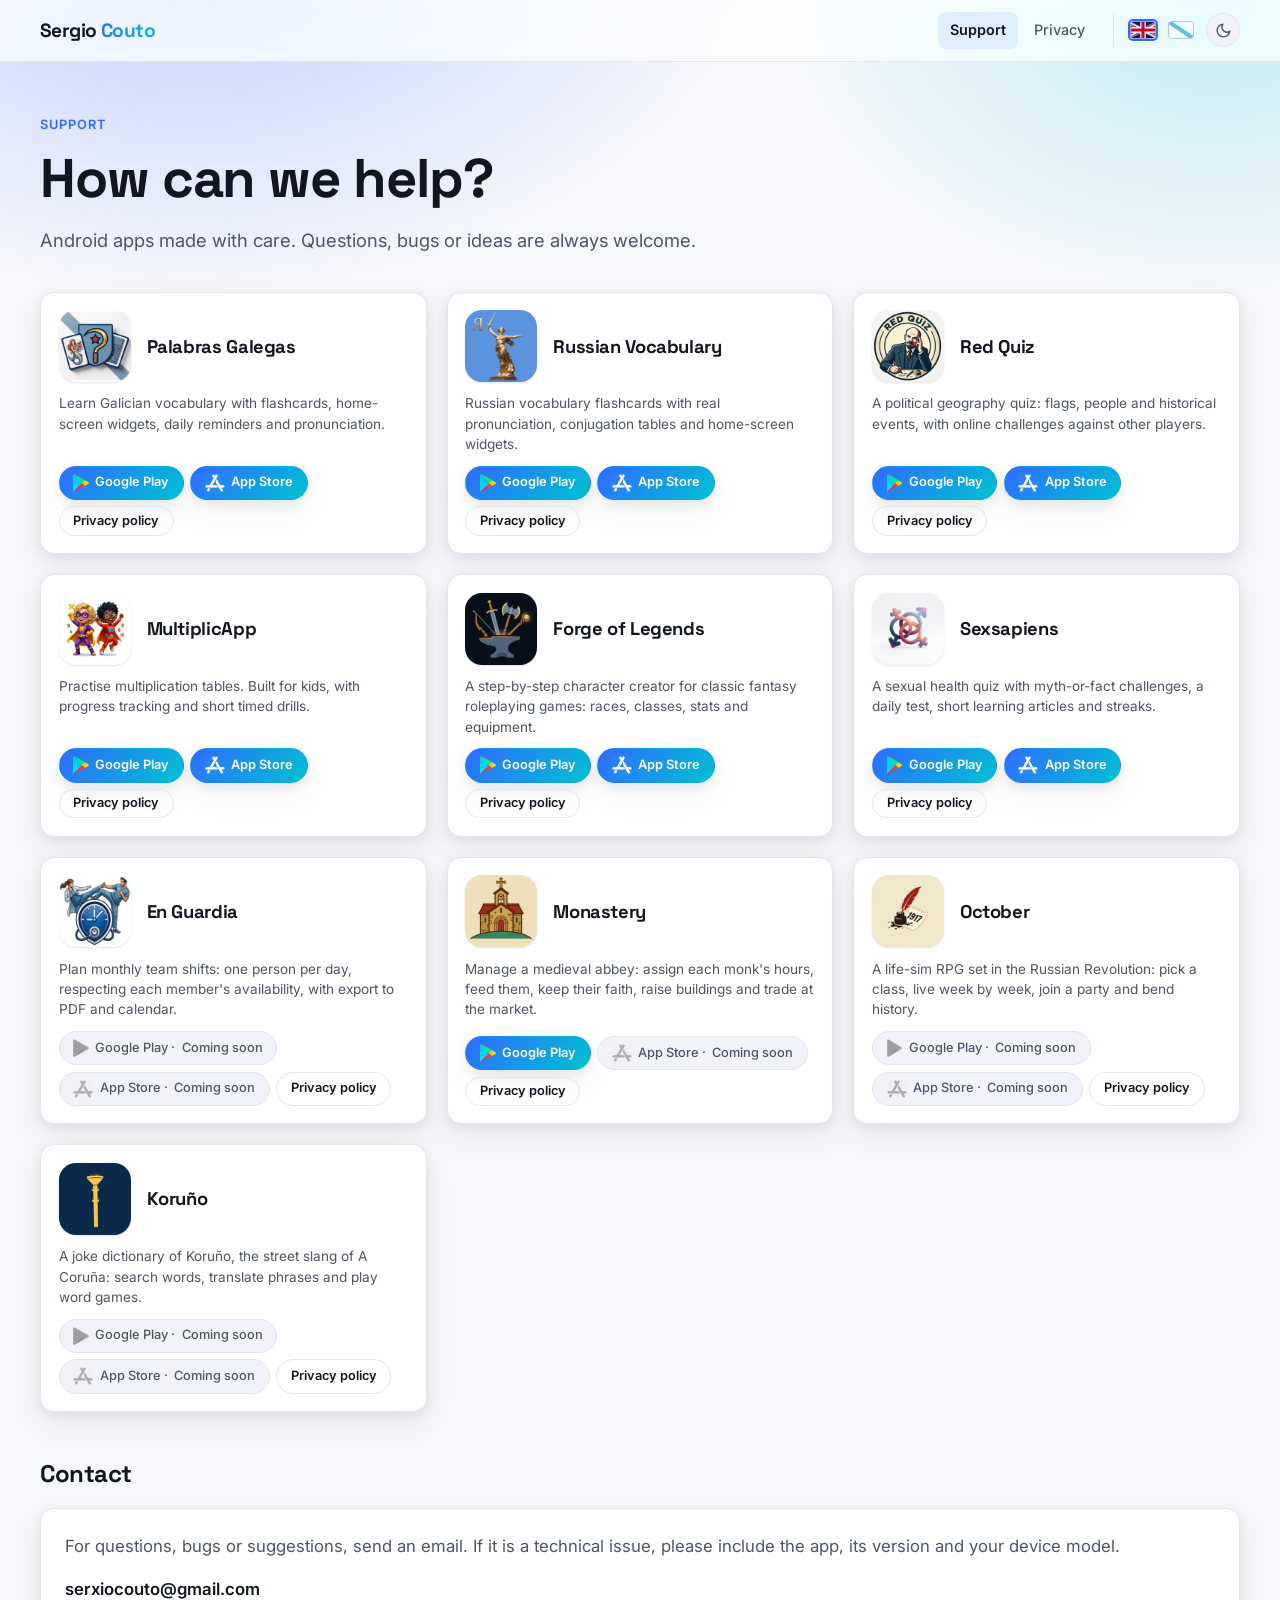
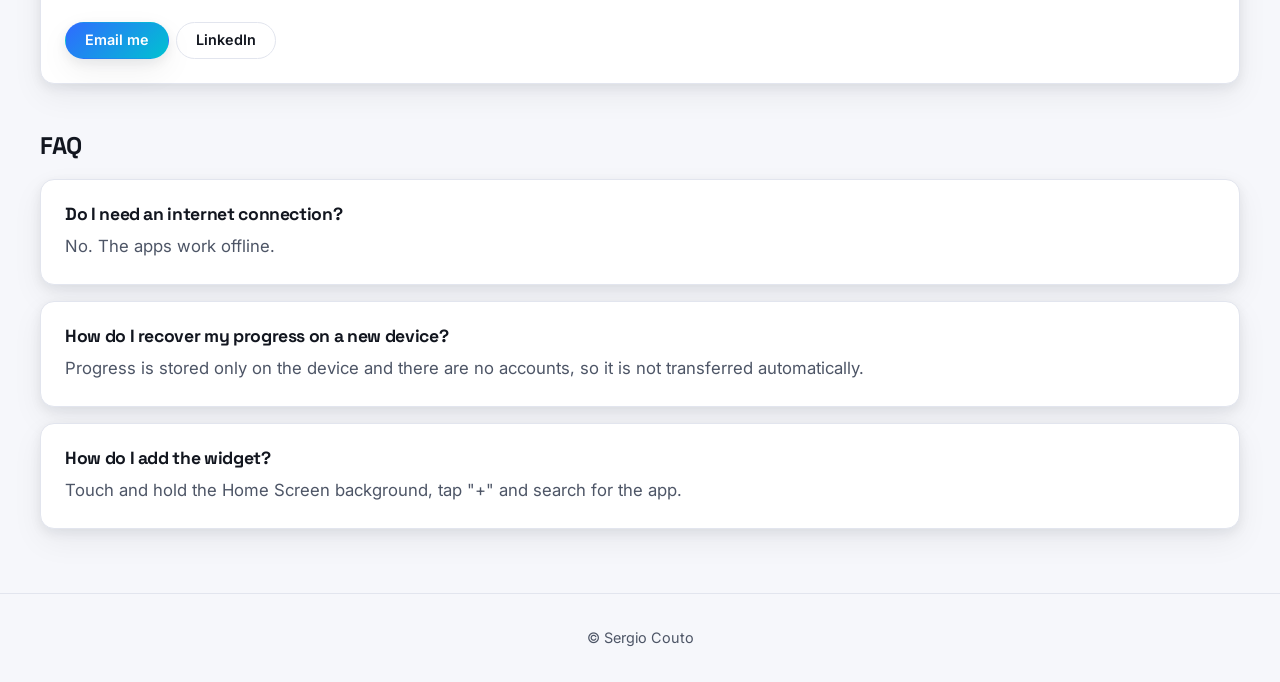
<file: index.html>
<!doctype html>
<html lang="en"><head><meta charset="utf-8"><meta name="viewport" content="width=device-width,initial-scale=1">
<title>Support · Sergio Couto</title>
<meta name="description" content="Support for Palabras Galegas, Russian Vocabulary, Red Quiz, MultiplicApp, Forge of Legends, Sexsapiens, En Guardia, Monastery, October and Koruño.">
<meta name="theme-color" content="#2f6bff">
<script>(function(){var t=null;try{t=localStorage.getItem("theme");}catch(e){}if(t==="dark"||t==="light"){document.documentElement.dataset.theme=t;}})();</script>
<link rel="preconnect" href="https://fonts.googleapis.com"><link rel="preconnect" href="https://fonts.gstatic.com" crossorigin>
<link rel="stylesheet" href="https://fonts.googleapis.com/css2?family=Inter:wght@400;500;600&family=Space+Grotesk:wght@600;700&display=swap">
<link rel="stylesheet" href="style.css">
<script src="app.js" defer></script>
</head><body>
<header class="site-header"><div class="header-inner">
<a class="wordmark" href="index.html">Sergio <span>Couto</span></a>
<nav>
<a href="index.html" aria-current="page" data-i18n="navSupport">Support</a>
<a href="privacy.html" data-i18n="navPrivacy">Privacy</a>
</nav>
<div class="controls">
<div class="lang" role="group" data-i18n-aria="langLabel" aria-label="Language">
<button type="button" data-lang="en" aria-pressed="false" aria-label="English"><img src="images/uk.png" alt="English" width="26" height="18"></button>
<button type="button" data-lang="gl" aria-pressed="false" aria-label="Galego"><img src="images/gz.png" alt="Galego" width="26" height="18"></button>
</div>
<button type="button" class="theme" data-i18n-aria="themeLabel" aria-label="Switch between light and dark theme">
<svg class="moon" viewBox="0 0 24 24" fill="none" stroke="currentColor" stroke-width="2" stroke-linecap="round" stroke-linejoin="round" aria-hidden="true"><path d="M21 12.79A9 9 0 1 1 11.21 3 7 7 0 0 0 21 12.79z"/></svg>
<svg class="sun" viewBox="0 0 24 24" fill="none" stroke="currentColor" stroke-width="2" stroke-linecap="round" stroke-linejoin="round" aria-hidden="true"><circle cx="12" cy="12" r="4"/><path d="M12 2v2M12 20v2M4.93 4.93l1.41 1.41M17.66 17.66l1.41 1.41M2 12h2M20 12h2M6.34 17.66l-1.41 1.41M19.07 4.93l-1.41 1.41"/></svg>
</button></div></div></header>
<main>
<span class="eyebrow" data-i18n="sEyebrow">Support</span>
<h1 data-i18n="sTitle">How can we help?</h1>
<p class="lead" data-i18n="sLead">Android apps made with care. Questions, bugs or ideas are always welcome.</p>
<div class="apps">
<article class="app"><div class="app-head"><img src="images/galician.png" alt="" width="56" height="56"><h3>Palabras Galegas</h3></div>
<p data-i18n="dGal">Learn Galician vocabulary with flashcards, home-screen widgets, daily reminders and pronunciation.</p>
<div class="stores"><a class="btn btn--primary" href="https://play.google.com/store/apps/details?id=com.cards.galician" target="_blank" rel="noopener noreferrer"><img class="store-ico" src="images/google-play.png" alt="" aria-hidden="true">Google Play</a><a class="btn btn--primary" href="https://apps.apple.com/app/id6819353500" target="_blank" rel="noopener noreferrer"><img class="store-ico" src="images/app-store.png" alt="" aria-hidden="true">App Store</a><a class="btn btn--ghost" href="privacy-palabras-galegas.html" data-i18n="btnPriv">Privacy policy</a></div></article>
<article class="app"><div class="app-head"><img src="images/russian.png" alt="" width="56" height="56"><h3 data-i18n="nRus">Russian Vocabulary</h3></div>
<p data-i18n="dRus">Russian vocabulary flashcards with real pronunciation, conjugation tables and home-screen widgets.</p>
<div class="stores"><a class="btn btn--primary" href="https://play.google.com/store/apps/details?id=com.russian.vocabulary" target="_blank" rel="noopener noreferrer"><img class="store-ico" src="images/google-play.png" alt="" aria-hidden="true">Google Play</a><a class="btn btn--primary" href="https://apps.apple.com/app/id6819598535" target="_blank" rel="noopener noreferrer"><img class="store-ico" src="images/app-store.png" alt="" aria-hidden="true">App Store</a><a class="btn btn--ghost" href="privacy-vocabulario-ruso.html" data-i18n="btnPriv">Privacy policy</a></div></article>
<article class="app"><div class="app-head"><img src="images/redquiz.png" alt="" width="56" height="56"><h3 data-i18n="nRed">Red Quiz</h3></div>
<p data-i18n="dRed">A political geography quiz: flags, people and historical events, with online challenges against other players.</p>
<div class="stores"><a class="btn btn--primary" href="https://play.google.com/store/apps/details?id=com.redquiz" target="_blank" rel="noopener noreferrer"><img class="store-ico" src="images/google-play.png" alt="" aria-hidden="true">Google Play</a><a class="btn btn--primary" href="https://apps.apple.com/app/id6819597743" target="_blank" rel="noopener noreferrer"><img class="store-ico" src="images/app-store.png" alt="" aria-hidden="true">App Store</a><a class="btn btn--ghost" href="privacy-red-quiz.html" data-i18n="btnPriv">Privacy policy</a></div></article>
<article class="app"><div class="app-head"><img src="images/multiplica.png" alt="" width="56" height="56"><h3>MultiplicApp</h3></div>
<p data-i18n="dMul">Practise multiplication tables. Built for kids, with progress tracking and short timed drills.</p>
<div class="stores"><a class="btn btn--primary" href="https://play.google.com/store/apps/details?id=com.aprende.multiplica" target="_blank" rel="noopener noreferrer"><img class="store-ico" src="images/google-play.png" alt="" aria-hidden="true">Google Play</a><a class="btn btn--primary" href="https://apps.apple.com/app/id6820930374" target="_blank" rel="noopener noreferrer"><img class="store-ico" src="images/app-store.png" alt="" aria-hidden="true">App Store</a><a class="btn btn--ghost" href="privacy-multiplicapp.html" data-i18n="btnPriv">Privacy policy</a></div></article>
<article class="app"><div class="app-head"><img src="images/forxarpg.png" alt="" width="56" height="56"><h3 data-i18n="nFor">Forge of Legends</h3></div>
<p data-i18n="dFor">A step-by-step character creator for classic fantasy roleplaying games: races, classes, stats and equipment.</p>
<div class="stores"><a class="btn btn--primary" href="https://play.google.com/store/apps/details?id=com.forja.rpg" target="_blank" rel="noopener noreferrer"><img class="store-ico" src="images/google-play.png" alt="" aria-hidden="true">Google Play</a><a class="btn btn--primary" href="https://apps.apple.com/app/id6824268364" target="_blank" rel="noopener noreferrer"><img class="store-ico" src="images/app-store.png" alt="" aria-hidden="true">App Store</a><a class="btn btn--ghost" href="privacy-forxa-de-lendas.html" data-i18n="btnPriv">Privacy policy</a></div></article>
<article class="app"><div class="app-head"><img src="images/sexsapiens.png" alt="" width="56" height="56"><h3>Sexsapiens</h3></div>
<p data-i18n="dSex">A sexual health quiz with myth-or-fact challenges, a daily test, short learning articles and streaks.</p>
<div class="stores"><a class="btn btn--primary" href="https://play.google.com/store/apps/details?id=com.sexsapiens" target="_blank" rel="noopener noreferrer"><img class="store-ico" src="images/google-play.png" alt="" aria-hidden="true">Google Play</a><a class="btn btn--primary" href="https://apps.apple.com/app/id6820930297" target="_blank" rel="noopener noreferrer"><img class="store-ico" src="images/app-store.png" alt="" aria-hidden="true">App Store</a><a class="btn btn--ghost" href="privacy-sexsapiens.html" data-i18n="btnPriv">Privacy policy</a></div></article>
<article class="app"><div class="app-head"><img src="images/enguardia.png" alt="" width="56" height="56"><h3>En Guardia</h3></div>
<p data-i18n="dEng">Plan monthly team shifts: one person per day, respecting each member's availability, with export to PDF and calendar.</p>
<div class="stores"><span class="btn btn--soon" aria-disabled="true"><img class="store-ico" src="images/google-play.png" alt="" aria-hidden="true">Google Play · <span data-i18n="soon">Coming soon</span></span><span class="btn btn--soon" aria-disabled="true"><img class="store-ico" src="images/app-store.png" alt="" aria-hidden="true">App Store · <span data-i18n="soon">Coming soon</span></span><a class="btn btn--ghost" href="privacy-en-guardia.html" data-i18n="btnPriv">Privacy policy</a></div></article>
<article class="app"><div class="app-head"><img src="images/mosteiro.png" alt="" width="56" height="56"><h3 data-i18n="nMos">Monastery</h3></div>
<p data-i18n="dMos">Manage a medieval abbey: assign each monk's hours, feed them, keep their faith, raise buildings and trade at the market.</p>
<div class="stores"><a class="btn btn--primary" href="https://play.google.com/store/apps/details?id=com.scouto.monastery" target="_blank" rel="noopener noreferrer"><img class="store-ico" src="images/google-play.png" alt="" aria-hidden="true">Google Play</a><span class="btn btn--soon" aria-disabled="true"><img class="store-ico" src="images/app-store.png" alt="" aria-hidden="true">App Store · <span data-i18n="soon">Coming soon</span></span><a class="btn btn--ghost" href="privacy-mosteiro.html" data-i18n="btnPriv">Privacy policy</a></div></article>
<article class="app"><div class="app-head"><img src="images/outubro.png" alt="" width="56" height="56"><h3 data-i18n="nOut">October</h3></div>
<p data-i18n="dOut">A life-sim RPG set in the Russian Revolution: pick a class, live week by week, join a party and bend history.</p>
<div class="stores"><span class="btn btn--soon" aria-disabled="true"><img class="store-ico" src="images/google-play.png" alt="" aria-hidden="true">Google Play · <span data-i18n="soon">Coming soon</span></span><span class="btn btn--soon" aria-disabled="true"><img class="store-ico" src="images/app-store.png" alt="" aria-hidden="true">App Store · <span data-i18n="soon">Coming soon</span></span><a class="btn btn--ghost" href="privacy-outubro.html" data-i18n="btnPriv">Privacy policy</a></div></article>
<article class="app"><div class="app-head"><img src="images/koruno.png" alt="" width="56" height="56"><h3>Koruño</h3></div>
<p data-i18n="dKor">A joke dictionary of Koruño, the street slang of A Coruña: search words, translate phrases and play word games.</p>
<div class="stores"><span class="btn btn--soon" aria-disabled="true"><img class="store-ico" src="images/google-play.png" alt="" aria-hidden="true">Google Play · <span data-i18n="soon">Coming soon</span></span><span class="btn btn--soon" aria-disabled="true"><img class="store-ico" src="images/app-store.png" alt="" aria-hidden="true">App Store · <span data-i18n="soon">Coming soon</span></span><a class="btn btn--ghost" href="privacy-koruno.html" data-i18n="btnPriv">Privacy policy</a></div></article>
</div>
<h2 data-i18n="sContactTitle">Contact</h2>
<div class="card"><p data-i18n="sContactText">For questions, bugs or suggestions, send an email. If it is a technical issue, please include the app, its version and your device model.</p>
<p class="mail">serxiocouto@gmail.com</p>
<div class="stores"><a class="btn btn--primary" href="mailto:serxiocouto@gmail.com" data-i18n="sContactBtn">Email me</a><a class="btn btn--ghost" href="https://www.linkedin.com/in/sergiocoutocatoira" target="_blank" rel="noopener noreferrer">LinkedIn</a></div></div>
<h2 data-i18n="sFaqTitle">FAQ</h2>
<div class="card"><h3 data-i18n="q1">Do I need an internet connection?</h3><p data-i18n="a1">No. The apps work offline.</p></div>
<div class="card"><h3 data-i18n="q2">How do I recover my progress on a new device?</h3><p data-i18n="a2">Progress is stored only on the device and there are no accounts, so it is not transferred automatically.</p></div>
<div class="card"><h3 data-i18n="q3">How do I add the widget?</h3><p data-i18n="a3">Touch and hold the Home Screen background, tap "+" and search for the app.</p></div>
</main>
<footer data-i18n="footer">© Sergio Couto</footer>
</body></html>
</file>
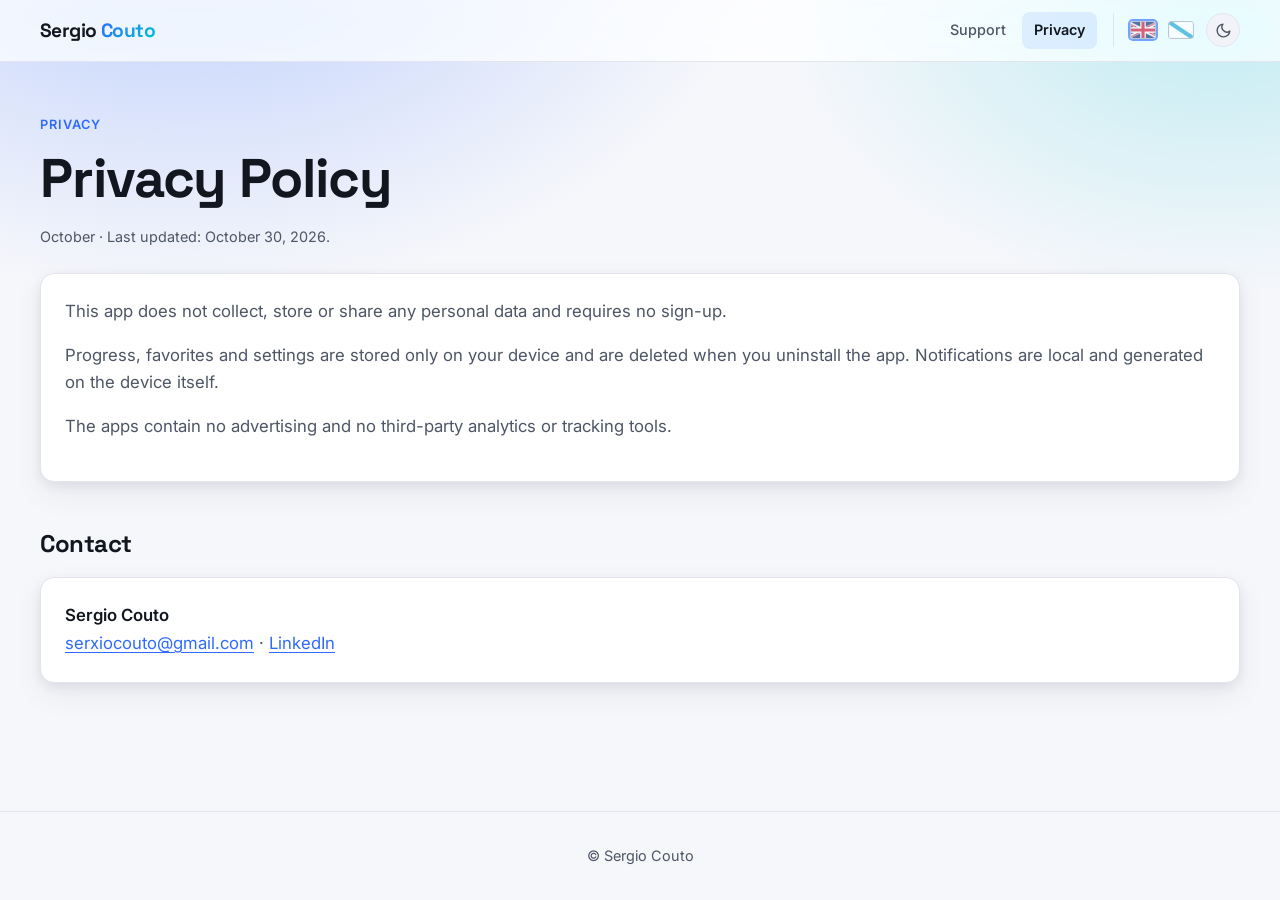
<file: privacy-camarada.html>
<!doctype html>
<html lang="en"><head><meta charset="utf-8"><meta name="viewport" content="width=device-width,initial-scale=1">
<title>Privacy Policy · October</title>
<meta http-equiv="refresh" content="0; url=privacy-outubro.html">
<link rel="canonical" href="https://scouto.github.io/apps-support/privacy-outubro.html">
</head><body>
<p>Camarada is now October. <a href="privacy-outubro.html">Privacy policy for October</a>.</p>
</body></html>
</file>
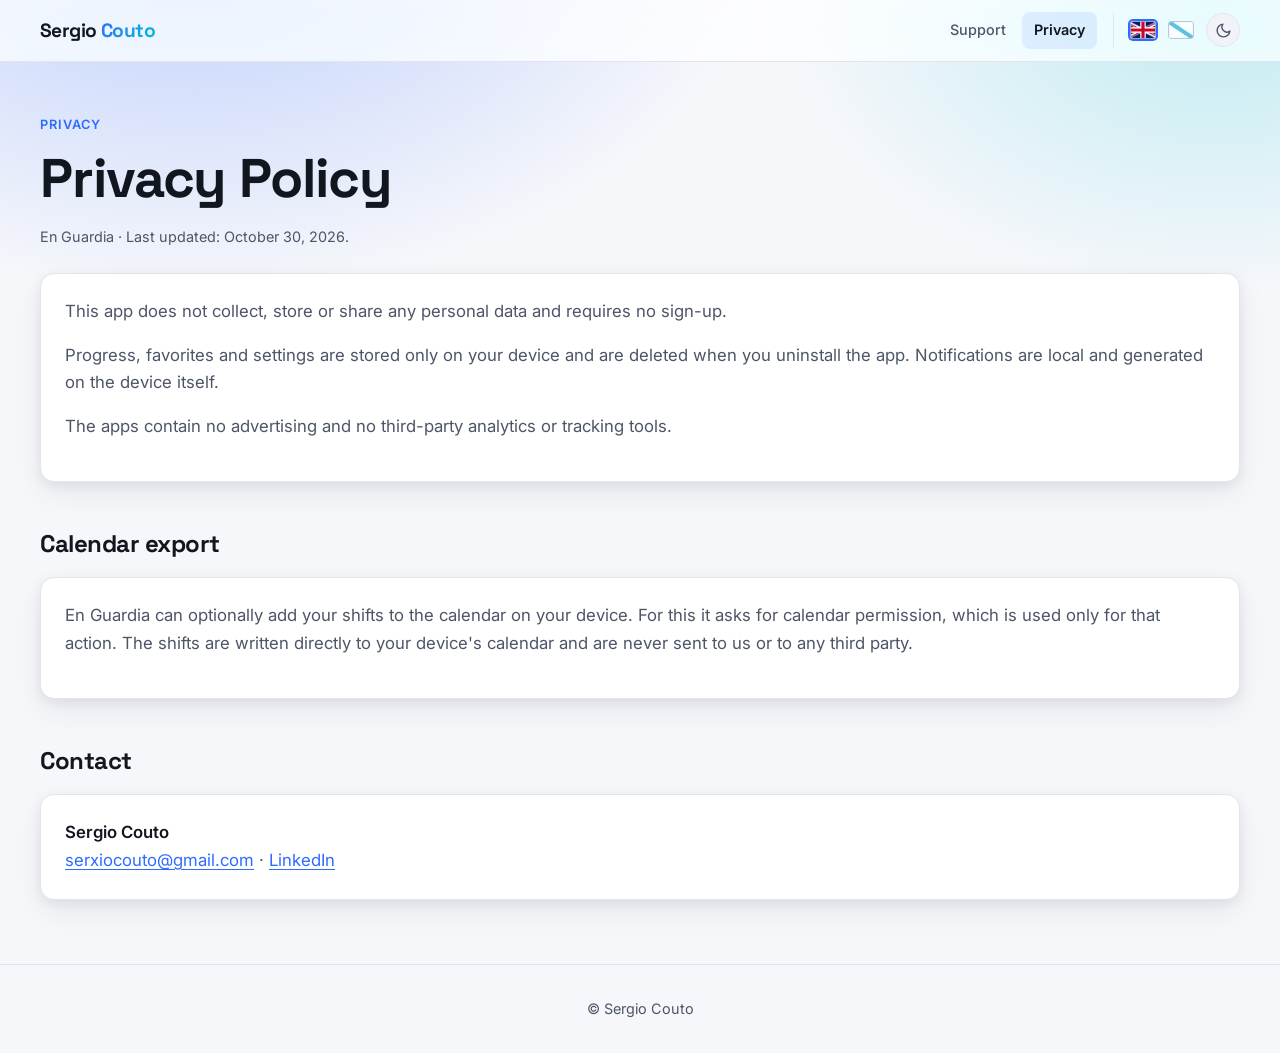
<file: privacy-en-guardia.html>
<!doctype html>
<html lang="en"><head><meta charset="utf-8"><meta name="viewport" content="width=device-width,initial-scale=1">
<title>Privacy Policy · En Guardia</title>
<meta name="description" content="Privacy policy for En Guardia.">
<meta name="theme-color" content="#2f6bff">
<script>(function(){var t=null;try{t=localStorage.getItem("theme");}catch(e){}if(t==="dark"||t==="light"){document.documentElement.dataset.theme=t;}})();</script>
<link rel="preconnect" href="https://fonts.googleapis.com"><link rel="preconnect" href="https://fonts.gstatic.com" crossorigin>
<link rel="stylesheet" href="https://fonts.googleapis.com/css2?family=Inter:wght@400;500;600&family=Space+Grotesk:wght@600;700&display=swap">
<link rel="stylesheet" href="style.css">
<script src="app.js" defer></script>
</head><body>
<header class="site-header"><div class="header-inner">
<a class="wordmark" href="index.html">Sergio <span>Couto</span></a>
<nav>
<a href="index.html" data-i18n="navSupport">Support</a>
<a href="privacy.html" aria-current="page" data-i18n="navPrivacy">Privacy</a>
</nav>
<div class="controls">
<div class="lang" role="group" data-i18n-aria="langLabel" aria-label="Language">
<button type="button" data-lang="en" aria-pressed="false" aria-label="English"><img src="images/uk.png" alt="English" width="26" height="18"></button>
<button type="button" data-lang="gl" aria-pressed="false" aria-label="Galego"><img src="images/gz.png" alt="Galego" width="26" height="18"></button>
</div>
<button type="button" class="theme" data-i18n-aria="themeLabel" aria-label="Switch between light and dark theme">
<svg class="moon" viewBox="0 0 24 24" fill="none" stroke="currentColor" stroke-width="2" stroke-linecap="round" stroke-linejoin="round" aria-hidden="true"><path d="M21 12.79A9 9 0 1 1 11.21 3 7 7 0 0 0 21 12.79z"/></svg>
<svg class="sun" viewBox="0 0 24 24" fill="none" stroke="currentColor" stroke-width="2" stroke-linecap="round" stroke-linejoin="round" aria-hidden="true"><circle cx="12" cy="12" r="4"/><path d="M12 2v2M12 20v2M4.93 4.93l1.41 1.41M17.66 17.66l1.41 1.41M2 12h2M20 12h2M6.34 17.66l-1.41 1.41M19.07 4.93l-1.41 1.41"/></svg>
</button></div></div></header>
<main>
<span class="eyebrow" data-i18n="pEyebrow">Privacy</span>
<h1 data-i18n="pTitle">Privacy Policy</h1>
<p class="updated">En Guardia · <span data-i18n="pUpdated">Last updated: October 30, 2026.</span></p>
<div class="card prose">
<p data-i18n="pA1">This app does not collect, store or share any personal data and requires no sign-up.</p>
<p data-i18n="pP2">Progress, favorites and settings are stored only on your device and are deleted when you uninstall the app. Notifications are local and generated on the device itself.</p>
<p data-i18n="pP3">The apps contain no advertising and no third-party analytics or tracking tools.</p>
</div>
<h2 data-i18n="pEgTitle">En Guardia: calendar export</h2>
<div class="card prose">
<p data-i18n="pEg1">En Guardia can optionally add your shifts to the calendar on your device. For this it asks for calendar permission, which is used only for that action. The shifts are written directly to your device's calendar and are never sent to us or to any third party.</p>
</div>
<h2 data-i18n="pContactTitle">Contact</h2>
<div class="card"><p class="mail">Sergio Couto</p><p><a href="mailto:serxiocouto@gmail.com">serxiocouto@gmail.com</a> · <a href="https://www.linkedin.com/in/sergiocoutocatoira" target="_blank" rel="noopener noreferrer">LinkedIn</a></p></div>
</main>
<footer data-i18n="footer">© Sergio Couto</footer>
</body></html>
</file>
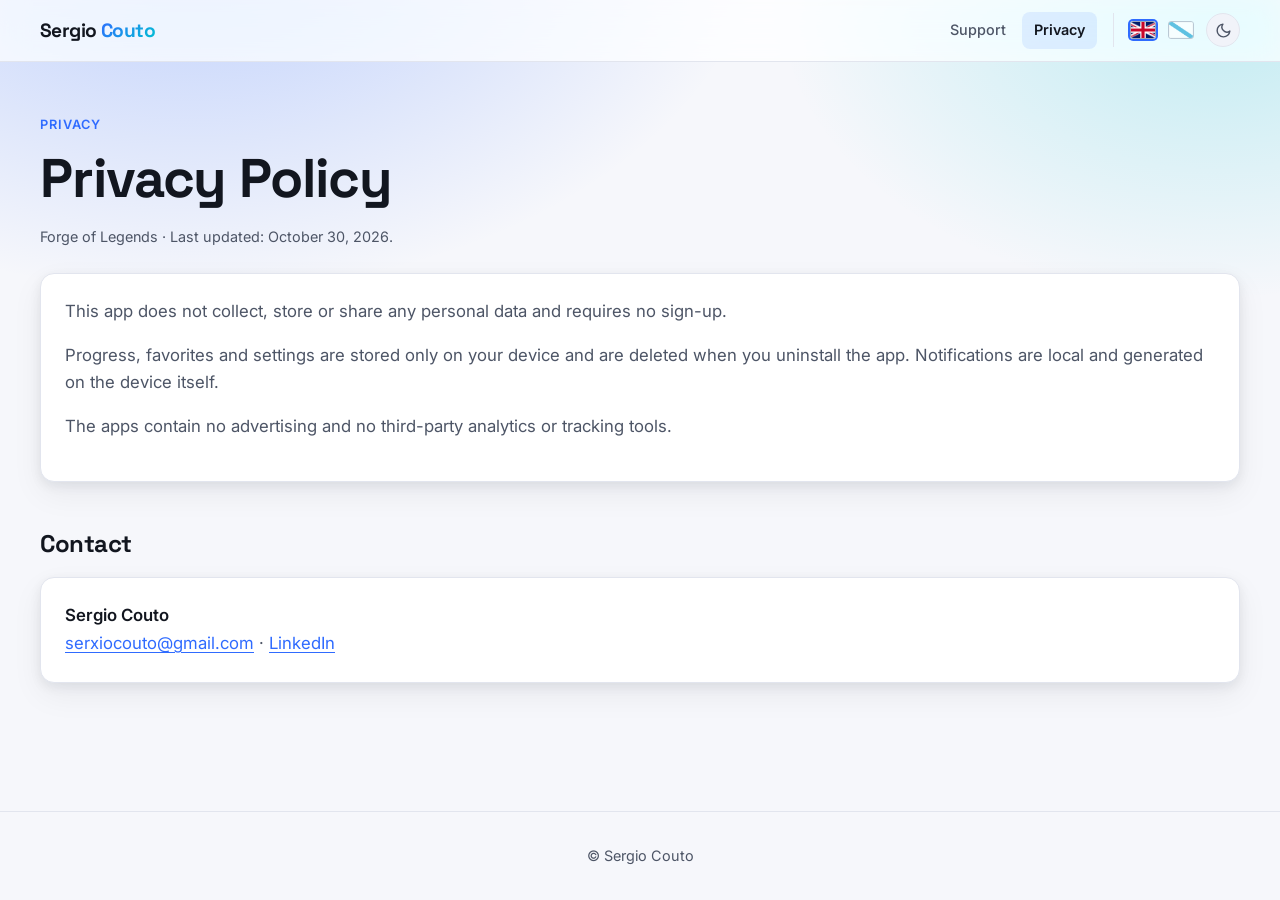
<file: privacy-forxa-de-lendas.html>
<!doctype html>
<html lang="en"><head><meta charset="utf-8"><meta name="viewport" content="width=device-width,initial-scale=1">
<title>Privacy Policy · Forge of Legends</title>
<meta name="description" content="Privacy policy for Forge of Legends.">
<meta name="theme-color" content="#2f6bff">
<script>(function(){var t=null;try{t=localStorage.getItem("theme");}catch(e){}if(t==="dark"||t==="light"){document.documentElement.dataset.theme=t;}})();</script>
<link rel="preconnect" href="https://fonts.googleapis.com"><link rel="preconnect" href="https://fonts.gstatic.com" crossorigin>
<link rel="stylesheet" href="https://fonts.googleapis.com/css2?family=Inter:wght@400;500;600&family=Space+Grotesk:wght@600;700&display=swap">
<link rel="stylesheet" href="style.css">
<script src="app.js" defer></script>
</head><body>
<header class="site-header"><div class="header-inner">
<a class="wordmark" href="index.html">Sergio <span>Couto</span></a>
<nav>
<a href="index.html" data-i18n="navSupport">Support</a>
<a href="privacy.html" aria-current="page" data-i18n="navPrivacy">Privacy</a>
</nav>
<div class="controls">
<div class="lang" role="group" data-i18n-aria="langLabel" aria-label="Language">
<button type="button" data-lang="en" aria-pressed="false" aria-label="English"><img src="images/uk.png" alt="English" width="26" height="18"></button>
<button type="button" data-lang="gl" aria-pressed="false" aria-label="Galego"><img src="images/gz.png" alt="Galego" width="26" height="18"></button>
</div>
<button type="button" class="theme" data-i18n-aria="themeLabel" aria-label="Switch between light and dark theme">
<svg class="moon" viewBox="0 0 24 24" fill="none" stroke="currentColor" stroke-width="2" stroke-linecap="round" stroke-linejoin="round" aria-hidden="true"><path d="M21 12.79A9 9 0 1 1 11.21 3 7 7 0 0 0 21 12.79z"/></svg>
<svg class="sun" viewBox="0 0 24 24" fill="none" stroke="currentColor" stroke-width="2" stroke-linecap="round" stroke-linejoin="round" aria-hidden="true"><circle cx="12" cy="12" r="4"/><path d="M12 2v2M12 20v2M4.93 4.93l1.41 1.41M17.66 17.66l1.41 1.41M2 12h2M20 12h2M6.34 17.66l-1.41 1.41M19.07 4.93l-1.41 1.41"/></svg>
</button></div></div></header>
<main>
<span class="eyebrow" data-i18n="pEyebrow">Privacy</span>
<h1 data-i18n="pTitle">Privacy Policy</h1>
<p class="updated"><span data-i18n="nFor">Forge of Legends</span> · <span data-i18n="pUpdated">Last updated: October 30, 2026.</span></p>
<div class="card prose">
<p data-i18n="pA1">This app does not collect, store or share any personal data and requires no sign-up.</p>
<p data-i18n="pP2">Progress, favorites and settings are stored only on your device and are deleted when you uninstall the app. Notifications are local and generated on the device itself.</p>
<p data-i18n="pP3">The apps contain no advertising and no third-party analytics or tracking tools.</p>
</div>

<h2 data-i18n="pContactTitle">Contact</h2>
<div class="card"><p class="mail">Sergio Couto</p><p><a href="mailto:serxiocouto@gmail.com">serxiocouto@gmail.com</a> · <a href="https://www.linkedin.com/in/sergiocoutocatoira" target="_blank" rel="noopener noreferrer">LinkedIn</a></p></div>
</main>
<footer data-i18n="footer">© Sergio Couto</footer>
</body></html>
</file>
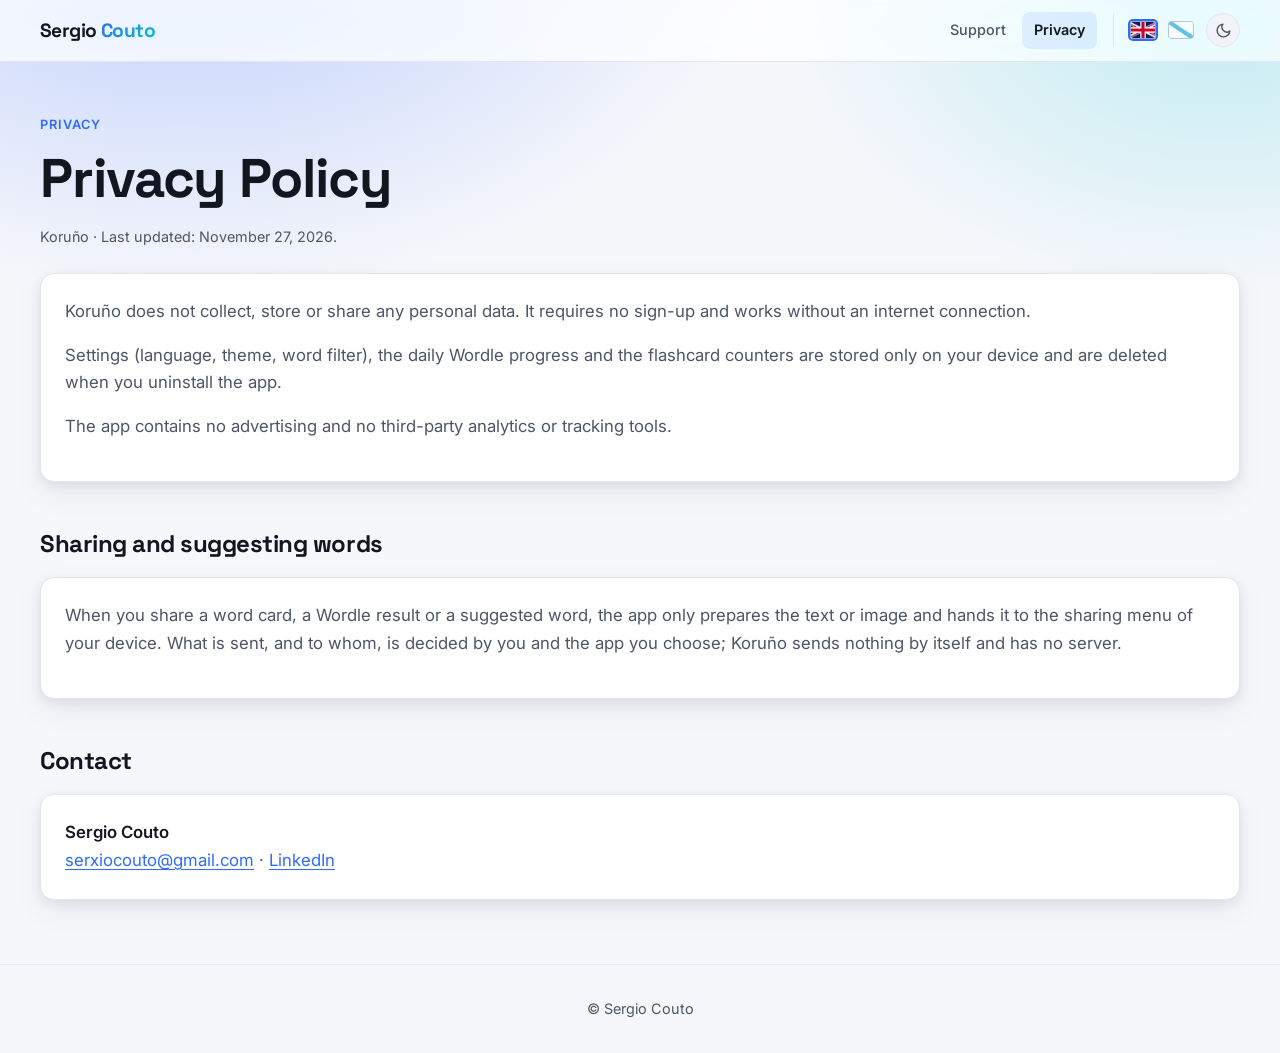
<file: privacy-koruno.html>
<!doctype html>
<html lang="en"><head><meta charset="utf-8"><meta name="viewport" content="width=device-width,initial-scale=1">
<title>Privacy Policy · Koruño</title>
<meta name="description" content="Privacy policy for Koruño.">
<meta name="theme-color" content="#2f6bff">
<script>(function(){var t=null;try{t=localStorage.getItem("theme");}catch(e){}if(t==="dark"||t==="light"){document.documentElement.dataset.theme=t;}})();</script>
<link rel="preconnect" href="https://fonts.googleapis.com"><link rel="preconnect" href="https://fonts.gstatic.com" crossorigin>
<link rel="stylesheet" href="https://fonts.googleapis.com/css2?family=Inter:wght@400;500;600&family=Space+Grotesk:wght@600;700&display=swap">
<link rel="stylesheet" href="style.css">
<script src="app.js" defer></script>
</head><body>
<header class="site-header"><div class="header-inner">
<a class="wordmark" href="index.html">Sergio <span>Couto</span></a>
<nav>
<a href="index.html" data-i18n="navSupport">Support</a>
<a href="privacy.html" aria-current="page" data-i18n="navPrivacy">Privacy</a>
</nav>
<div class="controls">
<div class="lang" role="group" data-i18n-aria="langLabel" aria-label="Language">
<button type="button" data-lang="en" aria-pressed="false" aria-label="English"><img src="images/uk.png" alt="English" width="26" height="18"></button>
<button type="button" data-lang="gl" aria-pressed="false" aria-label="Galego"><img src="images/gz.png" alt="Galego" width="26" height="18"></button>
</div>
<button type="button" class="theme" data-i18n-aria="themeLabel" aria-label="Switch between light and dark theme">
<svg class="moon" viewBox="0 0 24 24" fill="none" stroke="currentColor" stroke-width="2" stroke-linecap="round" stroke-linejoin="round" aria-hidden="true"><path d="M21 12.79A9 9 0 1 1 11.21 3 7 7 0 0 0 21 12.79z"/></svg>
<svg class="sun" viewBox="0 0 24 24" fill="none" stroke="currentColor" stroke-width="2" stroke-linecap="round" stroke-linejoin="round" aria-hidden="true"><circle cx="12" cy="12" r="4"/><path d="M12 2v2M12 20v2M4.93 4.93l1.41 1.41M17.66 17.66l1.41 1.41M2 12h2M20 12h2M6.34 17.66l-1.41 1.41M19.07 4.93l-1.41 1.41"/></svg>
</button></div></div></header>
<main>
<span class="eyebrow" data-i18n="pEyebrow">Privacy</span>
<h1 data-i18n="pTitle">Privacy Policy</h1>
<p class="updated">Koruño · <span data-i18n="pUpdatedK">Last updated: November 27, 2026.</span></p>
<div class="card prose">
<p data-i18n="pK1">Koruño does not collect, store or share any personal data. It requires no sign-up and works without an internet connection.</p>
<p data-i18n="pK2">Settings (language, theme, word filter), the daily Wordle progress and the flashcard counters are stored only on your device and are deleted when you uninstall the app.</p>
<p data-i18n="pK3">The app contains no advertising and no third-party analytics or tracking tools.</p>
</div>

<h2 data-i18n="pKShTitle">Sharing and suggesting words</h2>
<div class="card prose">
<p data-i18n="pKSh1">When you share a word card, a Wordle result or a suggested word, the app only prepares the text or image and hands it to the sharing menu of your device. What is sent, and to whom, is decided by you and the app you choose; Koruño sends nothing by itself and has no server.</p>
</div>

<h2 data-i18n="pContactTitle">Contact</h2>
<div class="card"><p class="mail">Sergio Couto</p><p><a href="mailto:serxiocouto@gmail.com">serxiocouto@gmail.com</a> · <a href="https://www.linkedin.com/in/sergiocoutocatoira" target="_blank" rel="noopener noreferrer">LinkedIn</a></p></div>
</main>
<footer data-i18n="footer">© Sergio Couto</footer>
</body></html>
</file>
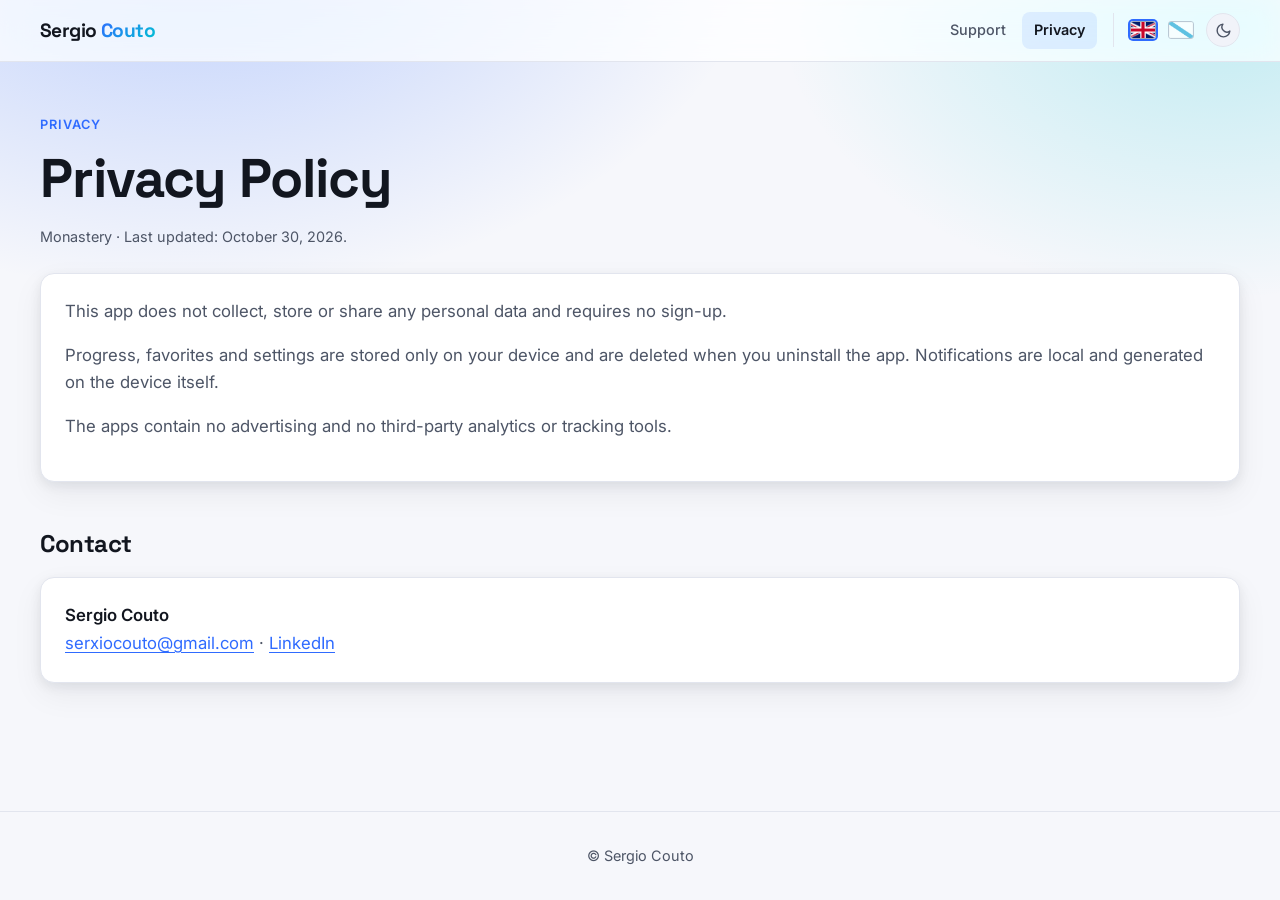
<file: privacy-mosteiro.html>
<!doctype html>
<html lang="en"><head><meta charset="utf-8"><meta name="viewport" content="width=device-width,initial-scale=1">
<title>Privacy Policy · Monastery</title>
<meta name="description" content="Privacy policy for Monastery.">
<meta name="theme-color" content="#2f6bff">
<script>(function(){var t=null;try{t=localStorage.getItem("theme");}catch(e){}if(t==="dark"||t==="light"){document.documentElement.dataset.theme=t;}})();</script>
<link rel="preconnect" href="https://fonts.googleapis.com"><link rel="preconnect" href="https://fonts.gstatic.com" crossorigin>
<link rel="stylesheet" href="https://fonts.googleapis.com/css2?family=Inter:wght@400;500;600&family=Space+Grotesk:wght@600;700&display=swap">
<link rel="stylesheet" href="style.css">
<script src="app.js" defer></script>
</head><body>
<header class="site-header"><div class="header-inner">
<a class="wordmark" href="index.html">Sergio <span>Couto</span></a>
<nav>
<a href="index.html" data-i18n="navSupport">Support</a>
<a href="privacy.html" aria-current="page" data-i18n="navPrivacy">Privacy</a>
</nav>
<div class="controls">
<div class="lang" role="group" data-i18n-aria="langLabel" aria-label="Language">
<button type="button" data-lang="en" aria-pressed="false" aria-label="English"><img src="images/uk.png" alt="English" width="26" height="18"></button>
<button type="button" data-lang="gl" aria-pressed="false" aria-label="Galego"><img src="images/gz.png" alt="Galego" width="26" height="18"></button>
</div>
<button type="button" class="theme" data-i18n-aria="themeLabel" aria-label="Switch between light and dark theme">
<svg class="moon" viewBox="0 0 24 24" fill="none" stroke="currentColor" stroke-width="2" stroke-linecap="round" stroke-linejoin="round" aria-hidden="true"><path d="M21 12.79A9 9 0 1 1 11.21 3 7 7 0 0 0 21 12.79z"/></svg>
<svg class="sun" viewBox="0 0 24 24" fill="none" stroke="currentColor" stroke-width="2" stroke-linecap="round" stroke-linejoin="round" aria-hidden="true"><circle cx="12" cy="12" r="4"/><path d="M12 2v2M12 20v2M4.93 4.93l1.41 1.41M17.66 17.66l1.41 1.41M2 12h2M20 12h2M6.34 17.66l-1.41 1.41M19.07 4.93l-1.41 1.41"/></svg>
</button></div></div></header>
<main>
<span class="eyebrow" data-i18n="pEyebrow">Privacy</span>
<h1 data-i18n="pTitle">Privacy Policy</h1>
<p class="updated"><span data-i18n="nMos">Monastery</span> · <span data-i18n="pUpdated">Last updated: October 30, 2026.</span></p>
<div class="card prose">
<p data-i18n="pA1">This app does not collect, store or share any personal data and requires no sign-up.</p>
<p data-i18n="pP2">Progress, favorites and settings are stored only on your device and are deleted when you uninstall the app. Notifications are local and generated on the device itself.</p>
<p data-i18n="pP3">The apps contain no advertising and no third-party analytics or tracking tools.</p>
</div>

<h2 data-i18n="pContactTitle">Contact</h2>
<div class="card"><p class="mail">Sergio Couto</p><p><a href="mailto:serxiocouto@gmail.com">serxiocouto@gmail.com</a> · <a href="https://www.linkedin.com/in/sergiocoutocatoira" target="_blank" rel="noopener noreferrer">LinkedIn</a></p></div>
</main>
<footer data-i18n="footer">© Sergio Couto</footer>
</body></html>
</file>
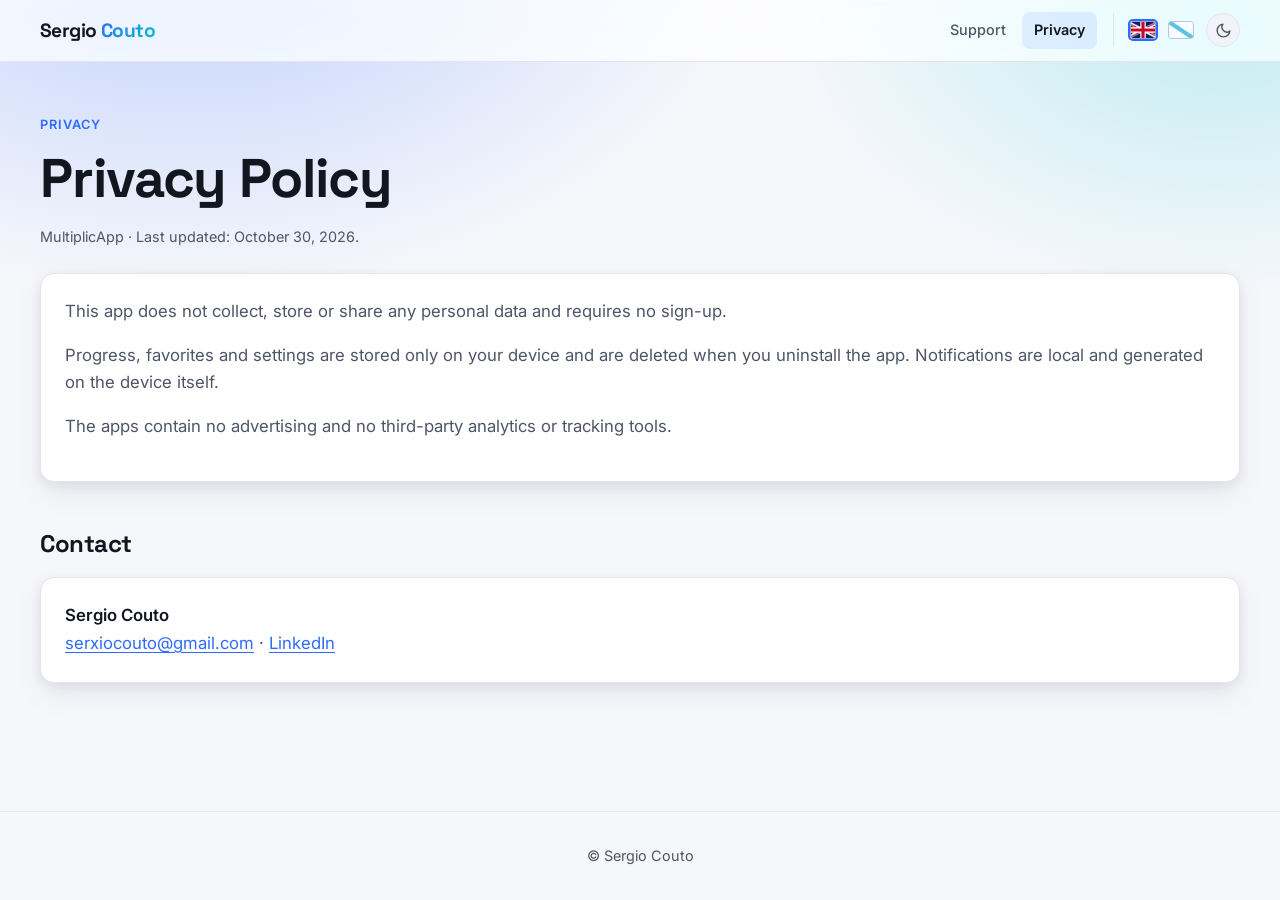
<file: privacy-multiplicapp.html>
<!doctype html>
<html lang="en"><head><meta charset="utf-8"><meta name="viewport" content="width=device-width,initial-scale=1">
<title>Privacy Policy · MultiplicApp</title>
<meta name="description" content="Privacy policy for MultiplicApp.">
<meta name="theme-color" content="#2f6bff">
<script>(function(){var t=null;try{t=localStorage.getItem("theme");}catch(e){}if(t==="dark"||t==="light"){document.documentElement.dataset.theme=t;}})();</script>
<link rel="preconnect" href="https://fonts.googleapis.com"><link rel="preconnect" href="https://fonts.gstatic.com" crossorigin>
<link rel="stylesheet" href="https://fonts.googleapis.com/css2?family=Inter:wght@400;500;600&family=Space+Grotesk:wght@600;700&display=swap">
<link rel="stylesheet" href="style.css">
<script src="app.js" defer></script>
</head><body>
<header class="site-header"><div class="header-inner">
<a class="wordmark" href="index.html">Sergio <span>Couto</span></a>
<nav>
<a href="index.html" data-i18n="navSupport">Support</a>
<a href="privacy.html" aria-current="page" data-i18n="navPrivacy">Privacy</a>
</nav>
<div class="controls">
<div class="lang" role="group" data-i18n-aria="langLabel" aria-label="Language">
<button type="button" data-lang="en" aria-pressed="false" aria-label="English"><img src="images/uk.png" alt="English" width="26" height="18"></button>
<button type="button" data-lang="gl" aria-pressed="false" aria-label="Galego"><img src="images/gz.png" alt="Galego" width="26" height="18"></button>
</div>
<button type="button" class="theme" data-i18n-aria="themeLabel" aria-label="Switch between light and dark theme">
<svg class="moon" viewBox="0 0 24 24" fill="none" stroke="currentColor" stroke-width="2" stroke-linecap="round" stroke-linejoin="round" aria-hidden="true"><path d="M21 12.79A9 9 0 1 1 11.21 3 7 7 0 0 0 21 12.79z"/></svg>
<svg class="sun" viewBox="0 0 24 24" fill="none" stroke="currentColor" stroke-width="2" stroke-linecap="round" stroke-linejoin="round" aria-hidden="true"><circle cx="12" cy="12" r="4"/><path d="M12 2v2M12 20v2M4.93 4.93l1.41 1.41M17.66 17.66l1.41 1.41M2 12h2M20 12h2M6.34 17.66l-1.41 1.41M19.07 4.93l-1.41 1.41"/></svg>
</button></div></div></header>
<main>
<span class="eyebrow" data-i18n="pEyebrow">Privacy</span>
<h1 data-i18n="pTitle">Privacy Policy</h1>
<p class="updated">MultiplicApp · <span data-i18n="pUpdated">Last updated: October 30, 2026.</span></p>
<div class="card prose">
<p data-i18n="pA1">This app does not collect, store or share any personal data and requires no sign-up.</p>
<p data-i18n="pP2">Progress, favorites and settings are stored only on your device and are deleted when you uninstall the app. Notifications are local and generated on the device itself.</p>
<p data-i18n="pP3">The apps contain no advertising and no third-party analytics or tracking tools.</p>
</div>

<h2 data-i18n="pContactTitle">Contact</h2>
<div class="card"><p class="mail">Sergio Couto</p><p><a href="mailto:serxiocouto@gmail.com">serxiocouto@gmail.com</a> · <a href="https://www.linkedin.com/in/sergiocoutocatoira" target="_blank" rel="noopener noreferrer">LinkedIn</a></p></div>
</main>
<footer data-i18n="footer">© Sergio Couto</footer>
</body></html>
</file>
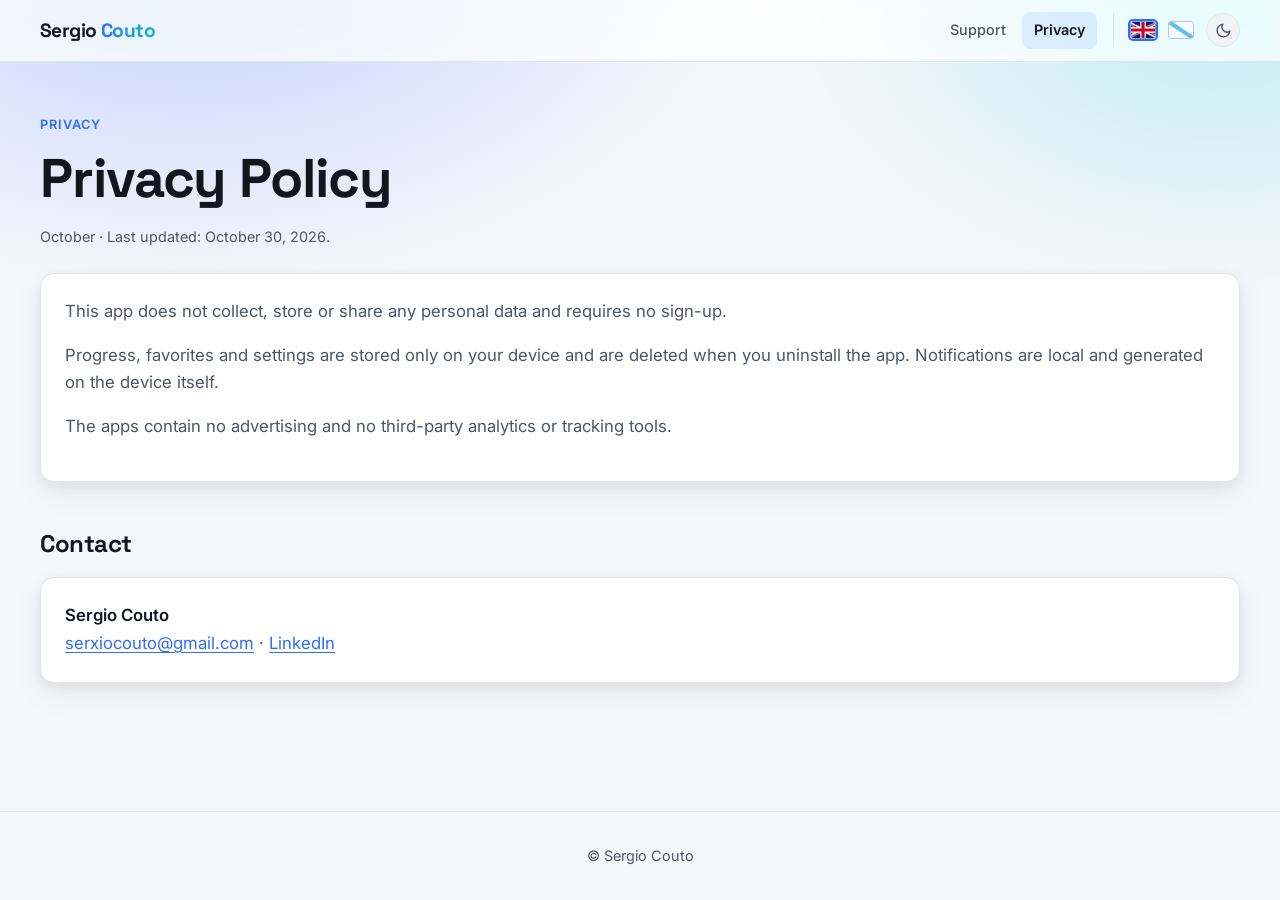
<file: privacy-outubro.html>
<!doctype html>
<html lang="en"><head><meta charset="utf-8"><meta name="viewport" content="width=device-width,initial-scale=1">
<title>Privacy Policy · October</title>
<meta name="description" content="Privacy policy for October.">
<meta name="theme-color" content="#2f6bff">
<script>(function(){var t=null;try{t=localStorage.getItem("theme");}catch(e){}if(t==="dark"||t==="light"){document.documentElement.dataset.theme=t;}})();</script>
<link rel="preconnect" href="https://fonts.googleapis.com"><link rel="preconnect" href="https://fonts.gstatic.com" crossorigin>
<link rel="stylesheet" href="https://fonts.googleapis.com/css2?family=Inter:wght@400;500;600&family=Space+Grotesk:wght@600;700&display=swap">
<link rel="stylesheet" href="style.css">
<script src="app.js" defer></script>
</head><body>
<header class="site-header"><div class="header-inner">
<a class="wordmark" href="index.html">Sergio <span>Couto</span></a>
<nav>
<a href="index.html" data-i18n="navSupport">Support</a>
<a href="privacy.html" aria-current="page" data-i18n="navPrivacy">Privacy</a>
</nav>
<div class="controls">
<div class="lang" role="group" data-i18n-aria="langLabel" aria-label="Language">
<button type="button" data-lang="en" aria-pressed="false" aria-label="English"><img src="images/uk.png" alt="English" width="26" height="18"></button>
<button type="button" data-lang="gl" aria-pressed="false" aria-label="Galego"><img src="images/gz.png" alt="Galego" width="26" height="18"></button>
</div>
<button type="button" class="theme" data-i18n-aria="themeLabel" aria-label="Switch between light and dark theme">
<svg class="moon" viewBox="0 0 24 24" fill="none" stroke="currentColor" stroke-width="2" stroke-linecap="round" stroke-linejoin="round" aria-hidden="true"><path d="M21 12.79A9 9 0 1 1 11.21 3 7 7 0 0 0 21 12.79z"/></svg>
<svg class="sun" viewBox="0 0 24 24" fill="none" stroke="currentColor" stroke-width="2" stroke-linecap="round" stroke-linejoin="round" aria-hidden="true"><circle cx="12" cy="12" r="4"/><path d="M12 2v2M12 20v2M4.93 4.93l1.41 1.41M17.66 17.66l1.41 1.41M2 12h2M20 12h2M6.34 17.66l-1.41 1.41M19.07 4.93l-1.41 1.41"/></svg>
</button></div></div></header>
<main>
<span class="eyebrow" data-i18n="pEyebrow">Privacy</span>
<h1 data-i18n="pTitle">Privacy Policy</h1>
<p class="updated"><span data-i18n="nOut">October</span> · <span data-i18n="pUpdated">Last updated: October 30, 2026.</span></p>
<div class="card prose">
<p data-i18n="pA1">This app does not collect, store or share any personal data and requires no sign-up.</p>
<p data-i18n="pP2">Progress, favorites and settings are stored only on your device and are deleted when you uninstall the app. Notifications are local and generated on the device itself.</p>
<p data-i18n="pP3">The apps contain no advertising and no third-party analytics or tracking tools.</p>
</div>

<h2 data-i18n="pContactTitle">Contact</h2>
<div class="card"><p class="mail">Sergio Couto</p><p><a href="mailto:serxiocouto@gmail.com">serxiocouto@gmail.com</a> · <a href="https://www.linkedin.com/in/sergiocoutocatoira" target="_blank" rel="noopener noreferrer">LinkedIn</a></p></div>
</main>
<footer data-i18n="footer">© Sergio Couto</footer>
</body></html>
</file>
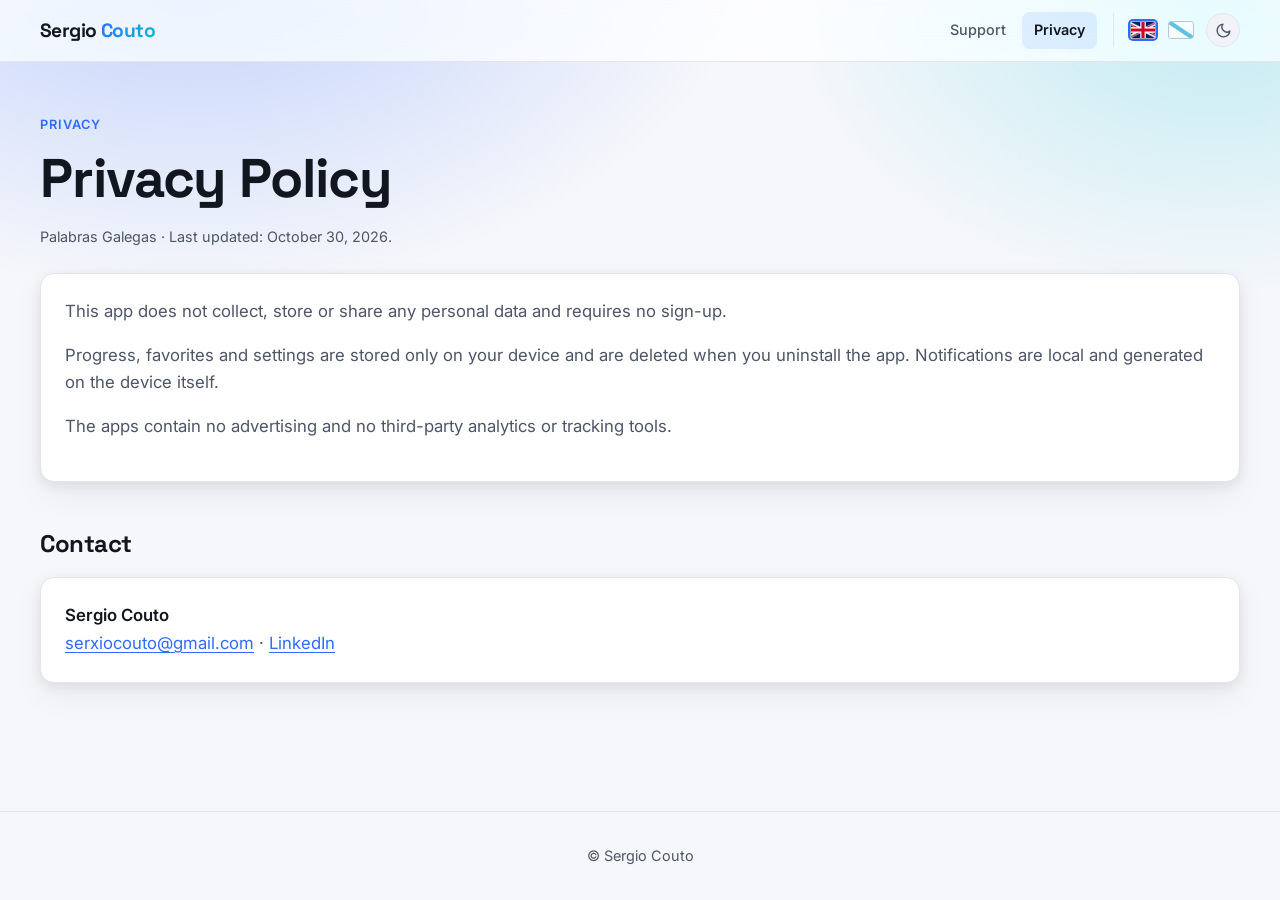
<file: privacy-palabras-galegas.html>
<!doctype html>
<html lang="en"><head><meta charset="utf-8"><meta name="viewport" content="width=device-width,initial-scale=1">
<title>Privacy Policy · Palabras Galegas</title>
<meta name="description" content="Privacy policy for Palabras Galegas.">
<meta name="theme-color" content="#2f6bff">
<script>(function(){var t=null;try{t=localStorage.getItem("theme");}catch(e){}if(t==="dark"||t==="light"){document.documentElement.dataset.theme=t;}})();</script>
<link rel="preconnect" href="https://fonts.googleapis.com"><link rel="preconnect" href="https://fonts.gstatic.com" crossorigin>
<link rel="stylesheet" href="https://fonts.googleapis.com/css2?family=Inter:wght@400;500;600&family=Space+Grotesk:wght@600;700&display=swap">
<link rel="stylesheet" href="style.css">
<script src="app.js" defer></script>
</head><body>
<header class="site-header"><div class="header-inner">
<a class="wordmark" href="index.html">Sergio <span>Couto</span></a>
<nav>
<a href="index.html" data-i18n="navSupport">Support</a>
<a href="privacy.html" aria-current="page" data-i18n="navPrivacy">Privacy</a>
</nav>
<div class="controls">
<div class="lang" role="group" data-i18n-aria="langLabel" aria-label="Language">
<button type="button" data-lang="en" aria-pressed="false" aria-label="English"><img src="images/uk.png" alt="English" width="26" height="18"></button>
<button type="button" data-lang="gl" aria-pressed="false" aria-label="Galego"><img src="images/gz.png" alt="Galego" width="26" height="18"></button>
</div>
<button type="button" class="theme" data-i18n-aria="themeLabel" aria-label="Switch between light and dark theme">
<svg class="moon" viewBox="0 0 24 24" fill="none" stroke="currentColor" stroke-width="2" stroke-linecap="round" stroke-linejoin="round" aria-hidden="true"><path d="M21 12.79A9 9 0 1 1 11.21 3 7 7 0 0 0 21 12.79z"/></svg>
<svg class="sun" viewBox="0 0 24 24" fill="none" stroke="currentColor" stroke-width="2" stroke-linecap="round" stroke-linejoin="round" aria-hidden="true"><circle cx="12" cy="12" r="4"/><path d="M12 2v2M12 20v2M4.93 4.93l1.41 1.41M17.66 17.66l1.41 1.41M2 12h2M20 12h2M6.34 17.66l-1.41 1.41M19.07 4.93l-1.41 1.41"/></svg>
</button></div></div></header>
<main>
<span class="eyebrow" data-i18n="pEyebrow">Privacy</span>
<h1 data-i18n="pTitle">Privacy Policy</h1>
<p class="updated">Palabras Galegas · <span data-i18n="pUpdated">Last updated: October 30, 2026.</span></p>
<div class="card prose">
<p data-i18n="pA1">This app does not collect, store or share any personal data and requires no sign-up.</p>
<p data-i18n="pP2">Progress, favorites and settings are stored only on your device and are deleted when you uninstall the app. Notifications are local and generated on the device itself.</p>
<p data-i18n="pP3">The apps contain no advertising and no third-party analytics or tracking tools.</p>
</div>

<h2 data-i18n="pContactTitle">Contact</h2>
<div class="card"><p class="mail">Sergio Couto</p><p><a href="mailto:serxiocouto@gmail.com">serxiocouto@gmail.com</a> · <a href="https://www.linkedin.com/in/sergiocoutocatoira" target="_blank" rel="noopener noreferrer">LinkedIn</a></p></div>
</main>
<footer data-i18n="footer">© Sergio Couto</footer>
</body></html>
</file>
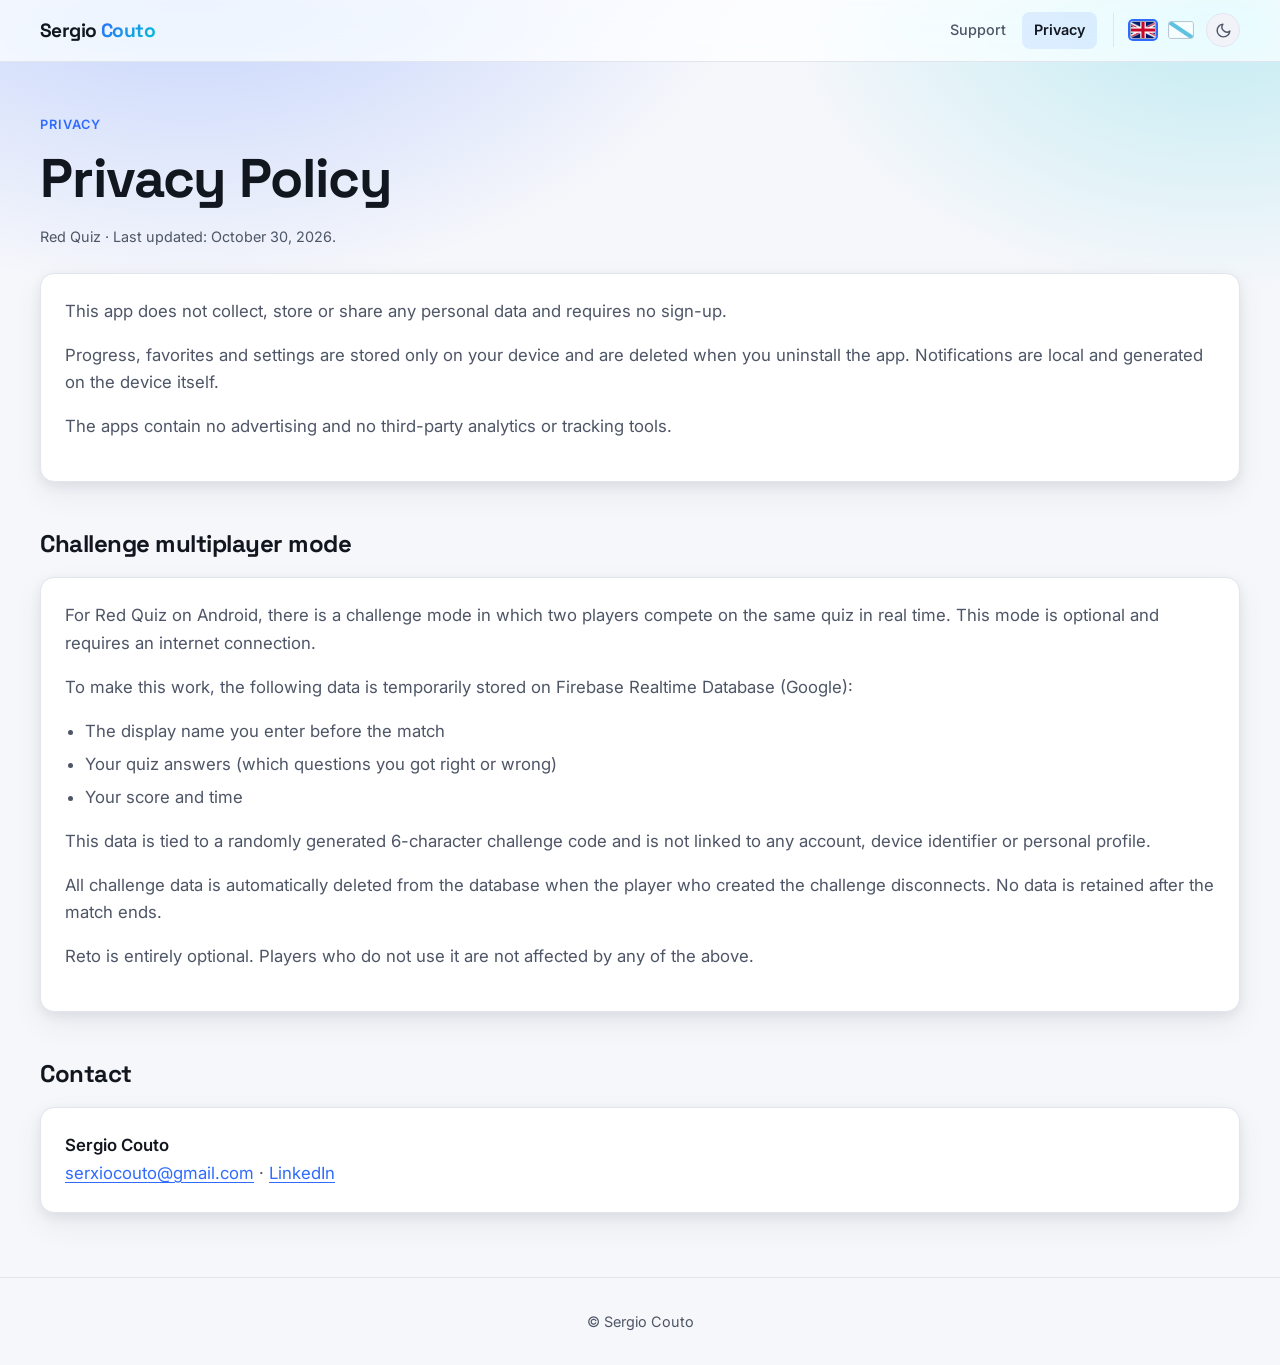
<file: privacy-red-quiz.html>
<!doctype html>
<html lang="en"><head><meta charset="utf-8"><meta name="viewport" content="width=device-width,initial-scale=1">
<title>Privacy Policy · Red Quiz</title>
<meta name="description" content="Privacy policy for Red Quiz.">
<meta name="theme-color" content="#2f6bff">
<script>(function(){var t=null;try{t=localStorage.getItem("theme");}catch(e){}if(t==="dark"||t==="light"){document.documentElement.dataset.theme=t;}})();</script>
<link rel="preconnect" href="https://fonts.googleapis.com"><link rel="preconnect" href="https://fonts.gstatic.com" crossorigin>
<link rel="stylesheet" href="https://fonts.googleapis.com/css2?family=Inter:wght@400;500;600&family=Space+Grotesk:wght@600;700&display=swap">
<link rel="stylesheet" href="style.css">
<script src="app.js" defer></script>
</head><body>
<header class="site-header"><div class="header-inner">
<a class="wordmark" href="index.html">Sergio <span>Couto</span></a>
<nav>
<a href="index.html" data-i18n="navSupport">Support</a>
<a href="privacy.html" aria-current="page" data-i18n="navPrivacy">Privacy</a>
</nav>
<div class="controls">
<div class="lang" role="group" data-i18n-aria="langLabel" aria-label="Language">
<button type="button" data-lang="en" aria-pressed="false" aria-label="English"><img src="images/uk.png" alt="English" width="26" height="18"></button>
<button type="button" data-lang="gl" aria-pressed="false" aria-label="Galego"><img src="images/gz.png" alt="Galego" width="26" height="18"></button>
</div>
<button type="button" class="theme" data-i18n-aria="themeLabel" aria-label="Switch between light and dark theme">
<svg class="moon" viewBox="0 0 24 24" fill="none" stroke="currentColor" stroke-width="2" stroke-linecap="round" stroke-linejoin="round" aria-hidden="true"><path d="M21 12.79A9 9 0 1 1 11.21 3 7 7 0 0 0 21 12.79z"/></svg>
<svg class="sun" viewBox="0 0 24 24" fill="none" stroke="currentColor" stroke-width="2" stroke-linecap="round" stroke-linejoin="round" aria-hidden="true"><circle cx="12" cy="12" r="4"/><path d="M12 2v2M12 20v2M4.93 4.93l1.41 1.41M17.66 17.66l1.41 1.41M2 12h2M20 12h2M6.34 17.66l-1.41 1.41M19.07 4.93l-1.41 1.41"/></svg>
</button></div></div></header>
<main>
<span class="eyebrow" data-i18n="pEyebrow">Privacy</span>
<h1 data-i18n="pTitle">Privacy Policy</h1>
<p class="updated"><span data-i18n="nRed">Red Quiz</span> · <span data-i18n="pUpdated">Last updated: October 30, 2026.</span></p>
<div class="card prose">
<p data-i18n="pA1">This app does not collect, store or share any personal data and requires no sign-up.</p>
<p data-i18n="pP2">Progress, favorites and settings are stored only on your device and are deleted when you uninstall the app. Notifications are local and generated on the device itself.</p>
<p data-i18n="pP3">The apps contain no advertising and no third-party analytics or tracking tools.</p>
</div>
<h2 data-i18n="pRqTitle">Challenge multiplayer mode</h2>
<div class="card prose">
<p data-i18n="pRq1">For Test Rojo on Android, there is a challenge mode in which two players compete on the same quiz in real time. This mode is optional and requires an internet connection.</p>
<p data-i18n="pRq2">To make this work, the following data is temporarily stored on Firebase Realtime Database (Google):</p>
<ul>
<li data-i18n="pRqL1">The display name you enter before the match</li>
<li data-i18n="pRqL2">Your quiz answers (which questions you got right or wrong)</li>
<li data-i18n="pRqL3">Your score and time</li>
</ul>
<p data-i18n="pRq3">This data is tied to a randomly generated 6-character challenge code and is not linked to any account, device identifier or personal profile.</p>
<p data-i18n="pRq4">All challenge data is automatically deleted from the database when the player who created the challenge disconnects. No data is retained after the match ends.</p>
<p data-i18n="pRq5">Reto is entirely optional. Players who do not use it are not affected by any of the above.</p>
</div>
<h2 data-i18n="pContactTitle">Contact</h2>
<div class="card"><p class="mail">Sergio Couto</p><p><a href="mailto:serxiocouto@gmail.com">serxiocouto@gmail.com</a> · <a href="https://www.linkedin.com/in/sergiocoutocatoira" target="_blank" rel="noopener noreferrer">LinkedIn</a></p></div>
</main>
<footer data-i18n="footer">© Sergio Couto</footer>
</body></html>
</file>
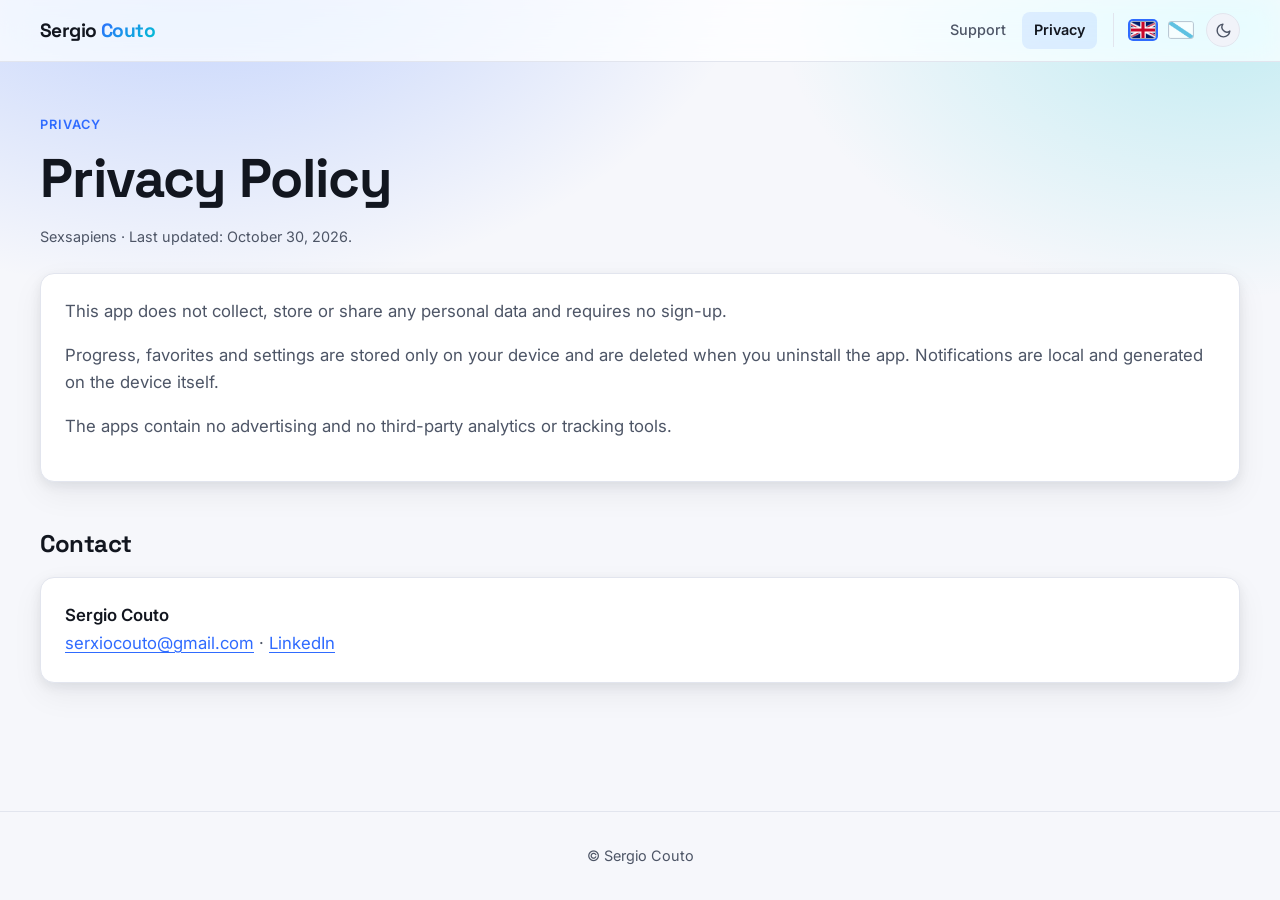
<file: privacy-sexsapiens.html>
<!doctype html>
<html lang="en"><head><meta charset="utf-8"><meta name="viewport" content="width=device-width,initial-scale=1">
<title>Privacy Policy · Sexsapiens</title>
<meta name="description" content="Privacy policy for Sexsapiens.">
<meta name="theme-color" content="#2f6bff">
<script>(function(){var t=null;try{t=localStorage.getItem("theme");}catch(e){}if(t==="dark"||t==="light"){document.documentElement.dataset.theme=t;}})();</script>
<link rel="preconnect" href="https://fonts.googleapis.com"><link rel="preconnect" href="https://fonts.gstatic.com" crossorigin>
<link rel="stylesheet" href="https://fonts.googleapis.com/css2?family=Inter:wght@400;500;600&family=Space+Grotesk:wght@600;700&display=swap">
<link rel="stylesheet" href="style.css">
<script src="app.js" defer></script>
</head><body>
<header class="site-header"><div class="header-inner">
<a class="wordmark" href="index.html">Sergio <span>Couto</span></a>
<nav>
<a href="index.html" data-i18n="navSupport">Support</a>
<a href="privacy.html" aria-current="page" data-i18n="navPrivacy">Privacy</a>
</nav>
<div class="controls">
<div class="lang" role="group" data-i18n-aria="langLabel" aria-label="Language">
<button type="button" data-lang="en" aria-pressed="false" aria-label="English"><img src="images/uk.png" alt="English" width="26" height="18"></button>
<button type="button" data-lang="gl" aria-pressed="false" aria-label="Galego"><img src="images/gz.png" alt="Galego" width="26" height="18"></button>
</div>
<button type="button" class="theme" data-i18n-aria="themeLabel" aria-label="Switch between light and dark theme">
<svg class="moon" viewBox="0 0 24 24" fill="none" stroke="currentColor" stroke-width="2" stroke-linecap="round" stroke-linejoin="round" aria-hidden="true"><path d="M21 12.79A9 9 0 1 1 11.21 3 7 7 0 0 0 21 12.79z"/></svg>
<svg class="sun" viewBox="0 0 24 24" fill="none" stroke="currentColor" stroke-width="2" stroke-linecap="round" stroke-linejoin="round" aria-hidden="true"><circle cx="12" cy="12" r="4"/><path d="M12 2v2M12 20v2M4.93 4.93l1.41 1.41M17.66 17.66l1.41 1.41M2 12h2M20 12h2M6.34 17.66l-1.41 1.41M19.07 4.93l-1.41 1.41"/></svg>
</button></div></div></header>
<main>
<span class="eyebrow" data-i18n="pEyebrow">Privacy</span>
<h1 data-i18n="pTitle">Privacy Policy</h1>
<p class="updated">Sexsapiens · <span data-i18n="pUpdated">Last updated: October 30, 2026.</span></p>
<div class="card prose">
<p data-i18n="pA1">This app does not collect, store or share any personal data and requires no sign-up.</p>
<p data-i18n="pP2">Progress, favorites and settings are stored only on your device and are deleted when you uninstall the app. Notifications are local and generated on the device itself.</p>
<p data-i18n="pP3">The apps contain no advertising and no third-party analytics or tracking tools.</p>
</div>

<h2 data-i18n="pContactTitle">Contact</h2>
<div class="card"><p class="mail">Sergio Couto</p><p><a href="mailto:serxiocouto@gmail.com">serxiocouto@gmail.com</a> · <a href="https://www.linkedin.com/in/sergiocoutocatoira" target="_blank" rel="noopener noreferrer">LinkedIn</a></p></div>
</main>
<footer data-i18n="footer">© Sergio Couto</footer>
</body></html>
</file>
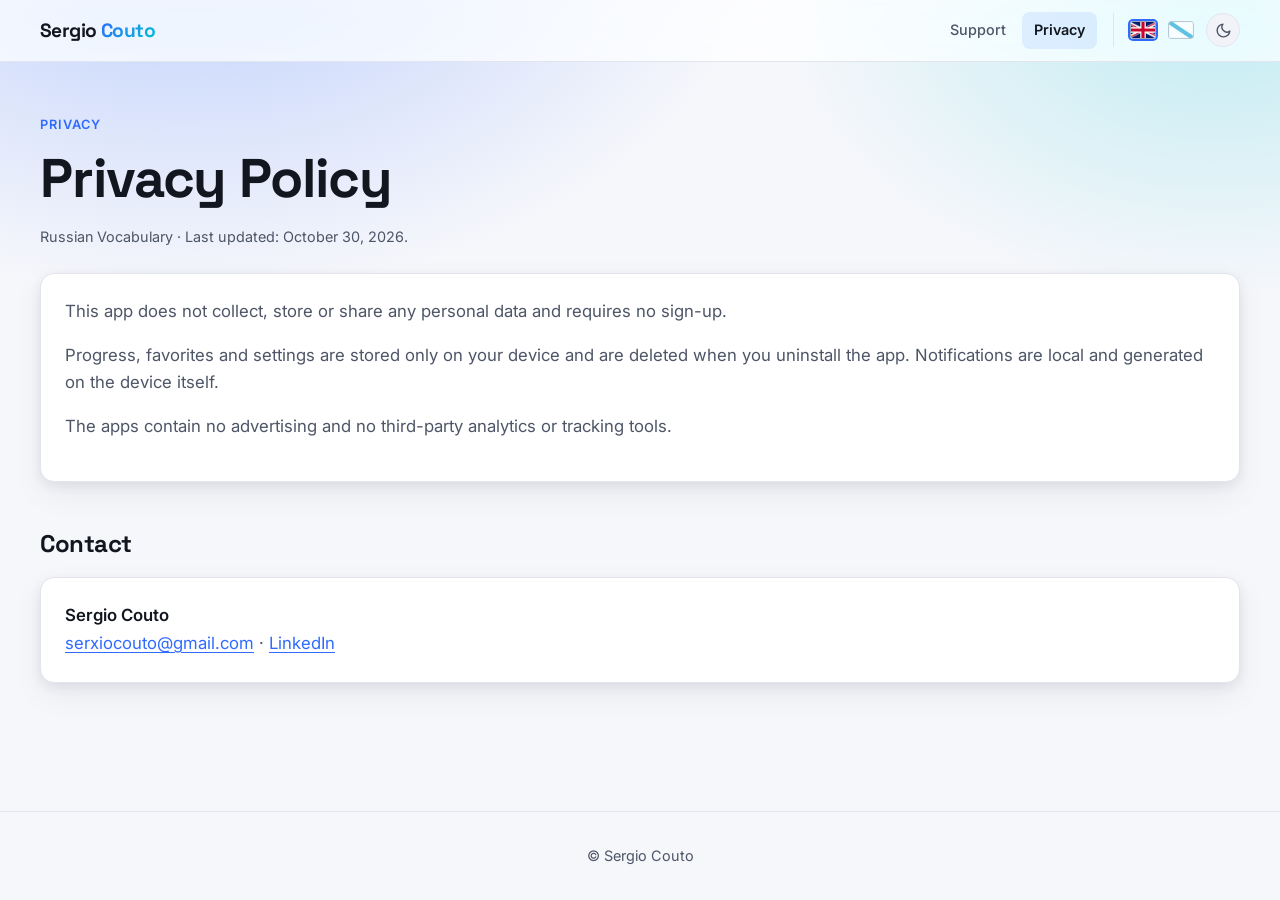
<file: privacy-vocabulario-ruso.html>
<!doctype html>
<html lang="en"><head><meta charset="utf-8"><meta name="viewport" content="width=device-width,initial-scale=1">
<title>Privacy Policy · Russian Vocabulary</title>
<meta name="description" content="Privacy policy for Russian Vocabulary.">
<meta name="theme-color" content="#2f6bff">
<script>(function(){var t=null;try{t=localStorage.getItem("theme");}catch(e){}if(t==="dark"||t==="light"){document.documentElement.dataset.theme=t;}})();</script>
<link rel="preconnect" href="https://fonts.googleapis.com"><link rel="preconnect" href="https://fonts.gstatic.com" crossorigin>
<link rel="stylesheet" href="https://fonts.googleapis.com/css2?family=Inter:wght@400;500;600&family=Space+Grotesk:wght@600;700&display=swap">
<link rel="stylesheet" href="style.css">
<script src="app.js" defer></script>
</head><body>
<header class="site-header"><div class="header-inner">
<a class="wordmark" href="index.html">Sergio <span>Couto</span></a>
<nav>
<a href="index.html" data-i18n="navSupport">Support</a>
<a href="privacy.html" aria-current="page" data-i18n="navPrivacy">Privacy</a>
</nav>
<div class="controls">
<div class="lang" role="group" data-i18n-aria="langLabel" aria-label="Language">
<button type="button" data-lang="en" aria-pressed="false" aria-label="English"><img src="images/uk.png" alt="English" width="26" height="18"></button>
<button type="button" data-lang="gl" aria-pressed="false" aria-label="Galego"><img src="images/gz.png" alt="Galego" width="26" height="18"></button>
</div>
<button type="button" class="theme" data-i18n-aria="themeLabel" aria-label="Switch between light and dark theme">
<svg class="moon" viewBox="0 0 24 24" fill="none" stroke="currentColor" stroke-width="2" stroke-linecap="round" stroke-linejoin="round" aria-hidden="true"><path d="M21 12.79A9 9 0 1 1 11.21 3 7 7 0 0 0 21 12.79z"/></svg>
<svg class="sun" viewBox="0 0 24 24" fill="none" stroke="currentColor" stroke-width="2" stroke-linecap="round" stroke-linejoin="round" aria-hidden="true"><circle cx="12" cy="12" r="4"/><path d="M12 2v2M12 20v2M4.93 4.93l1.41 1.41M17.66 17.66l1.41 1.41M2 12h2M20 12h2M6.34 17.66l-1.41 1.41M19.07 4.93l-1.41 1.41"/></svg>
</button></div></div></header>
<main>
<span class="eyebrow" data-i18n="pEyebrow">Privacy</span>
<h1 data-i18n="pTitle">Privacy Policy</h1>
<p class="updated"><span data-i18n="nRus">Russian Vocabulary</span> · <span data-i18n="pUpdated">Last updated: October 30, 2026.</span></p>
<div class="card prose">
<p data-i18n="pA1">This app does not collect, store or share any personal data and requires no sign-up.</p>
<p data-i18n="pP2">Progress, favorites and settings are stored only on your device and are deleted when you uninstall the app. Notifications are local and generated on the device itself.</p>
<p data-i18n="pP3">The apps contain no advertising and no third-party analytics or tracking tools.</p>
</div>

<h2 data-i18n="pContactTitle">Contact</h2>
<div class="card"><p class="mail">Sergio Couto</p><p><a href="mailto:serxiocouto@gmail.com">serxiocouto@gmail.com</a> · <a href="https://www.linkedin.com/in/sergiocoutocatoira" target="_blank" rel="noopener noreferrer">LinkedIn</a></p></div>
</main>
<footer data-i18n="footer">© Sergio Couto</footer>
</body></html>
</file>
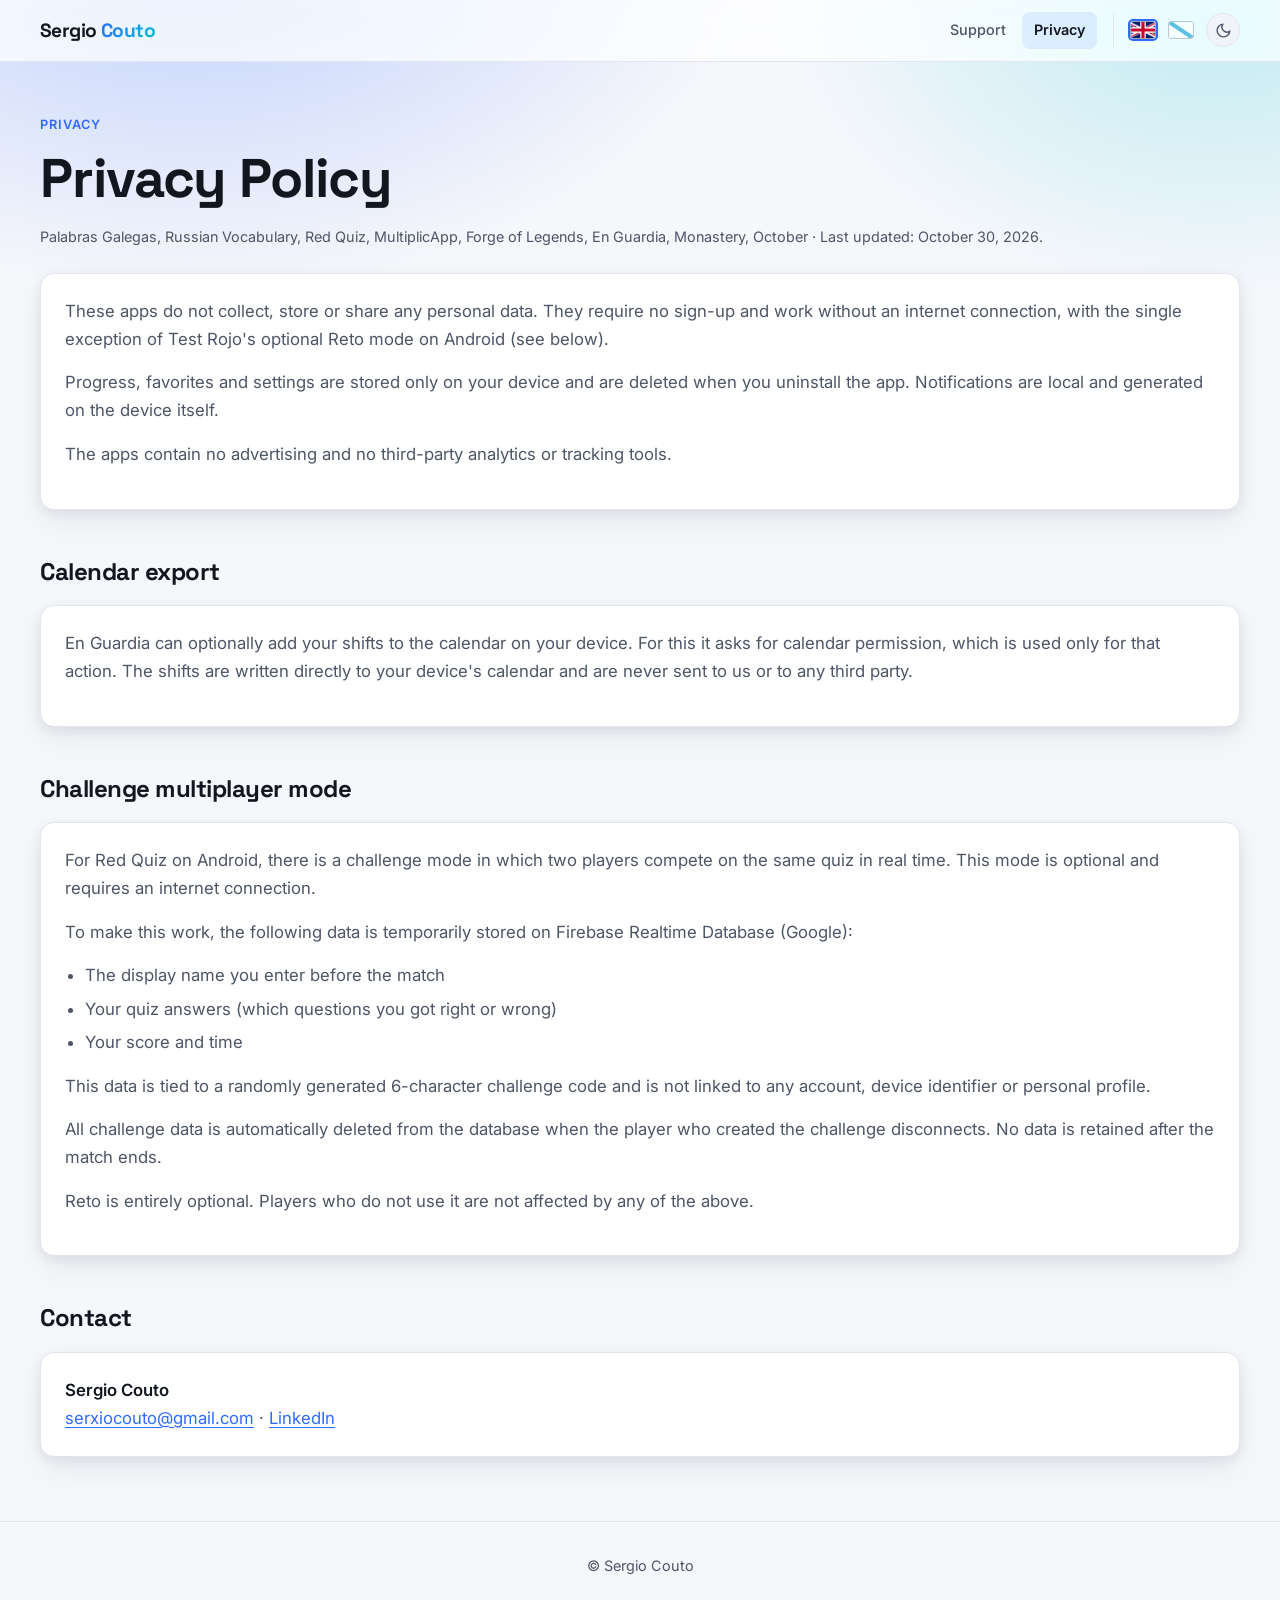
<file: privacy.html>
<!doctype html>
<html lang="en"><head><meta charset="utf-8"><meta name="viewport" content="width=device-width,initial-scale=1">
<title>Privacy Policy · Sergio Couto</title>
<meta name="description" content="Privacy policy for Palabras Galegas, Russian Vocabulary, Red Quiz, MultiplicApp, Forge of Legends, En Guardia, Monastery and October.">
<meta name="theme-color" content="#2f6bff">
<script>(function(){var t=null;try{t=localStorage.getItem("theme");}catch(e){}if(t==="dark"||t==="light"){document.documentElement.dataset.theme=t;}})();</script>
<link rel="preconnect" href="https://fonts.googleapis.com"><link rel="preconnect" href="https://fonts.gstatic.com" crossorigin>
<link rel="stylesheet" href="https://fonts.googleapis.com/css2?family=Inter:wght@400;500;600&family=Space+Grotesk:wght@600;700&display=swap">
<link rel="stylesheet" href="style.css">
<script src="app.js" defer></script>
</head><body>
<header class="site-header"><div class="header-inner">
<a class="wordmark" href="index.html">Sergio <span>Couto</span></a>
<nav>
<a href="index.html" data-i18n="navSupport">Support</a>
<a href="privacy.html" aria-current="page" data-i18n="navPrivacy">Privacy</a>
</nav>
<div class="controls">
<div class="lang" role="group" data-i18n-aria="langLabel" aria-label="Language">
<button type="button" data-lang="en" aria-pressed="false" aria-label="English"><img src="images/uk.png" alt="English" width="26" height="18"></button>
<button type="button" data-lang="gl" aria-pressed="false" aria-label="Galego"><img src="images/gz.png" alt="Galego" width="26" height="18"></button>
</div>
<button type="button" class="theme" data-i18n-aria="themeLabel" aria-label="Switch between light and dark theme">
<svg class="moon" viewBox="0 0 24 24" fill="none" stroke="currentColor" stroke-width="2" stroke-linecap="round" stroke-linejoin="round" aria-hidden="true"><path d="M21 12.79A9 9 0 1 1 11.21 3 7 7 0 0 0 21 12.79z"/></svg>
<svg class="sun" viewBox="0 0 24 24" fill="none" stroke="currentColor" stroke-width="2" stroke-linecap="round" stroke-linejoin="round" aria-hidden="true"><circle cx="12" cy="12" r="4"/><path d="M12 2v2M12 20v2M4.93 4.93l1.41 1.41M17.66 17.66l1.41 1.41M2 12h2M20 12h2M6.34 17.66l-1.41 1.41M19.07 4.93l-1.41 1.41"/></svg>
</button></div></div></header>
<main>
<span class="eyebrow" data-i18n="pEyebrow">Privacy</span>
<h1 data-i18n="pTitle">Privacy Policy</h1>
<p class="updated">Palabras Galegas, <span data-i18n="nRus">Russian Vocabulary</span>, <span data-i18n="nRed">Red Quiz</span>, MultiplicApp, <span data-i18n="nFor">Forge of Legends</span>, En Guardia, <span data-i18n="nMos">Monastery</span>, <span data-i18n="nOut">October</span> · <span data-i18n="pUpdated">Last updated: October 30, 2026.</span></p>
<div class="card prose">
<p data-i18n="pP1">These apps do not collect, store or share any personal data. They require no sign-up and no internet connection.</p>
<p data-i18n="pP2">Progress, favorites and settings are stored only on your device and are deleted when you uninstall the app. Notifications are local and generated on the device itself.</p>
<p data-i18n="pP3">The apps contain no advertising and no third-party analytics or tracking tools.</p>
</div>
<h2 data-i18n="pEgTitle">En Guardia: calendar export</h2>
<div class="card prose">
<p data-i18n="pEg1">En Guardia can optionally add your shifts to the calendar on your device. For this it asks for calendar permission, which is used only for that action. The shifts are written directly to your device's calendar and are never sent to us or to any third party.</p>
</div>
<h2 data-i18n="pRqTitle">Challenge multiplayer mode</h2>
<div class="card prose">
<p data-i18n="pRq1">For Test Rojo on Android, there is a challenge mode in which two players compete on the same quiz in real time. This mode is optional and requires an internet connection.</p>
<p data-i18n="pRq2">To make this work, the following data is temporarily stored on Firebase Realtime Database (Google):</p>
<ul>
<li data-i18n="pRqL1">The display name you enter before the match</li>
<li data-i18n="pRqL2">Your quiz answers (which questions you got right or wrong)</li>
<li data-i18n="pRqL3">Your score and time</li>
</ul>
<p data-i18n="pRq3">This data is tied to a randomly generated 6-character challenge code and is not linked to any account, device identifier or personal profile.</p>
<p data-i18n="pRq4">All challenge data is automatically deleted from the database when the player who created the challenge disconnects. No data is retained after the match ends.</p>
<p data-i18n="pRq5">Reto is entirely optional. Players who do not use it are not affected by any of the above.</p>
</div>
<h2 data-i18n="pContactTitle">Contact</h2>
<div class="card"><p class="mail">Sergio Couto</p><p><a href="mailto:serxiocouto@gmail.com">serxiocouto@gmail.com</a> · <a href="https://www.linkedin.com/in/sergiocoutocatoira" target="_blank" rel="noopener noreferrer">LinkedIn</a></p></div>
</main>
<footer data-i18n="footer">© Sergio Couto</footer>
</body></html>
</file>
<file: style.css>
:root{color-scheme:light;--bg:#f6f7fb;--surface:#fff;--surface-2:#f1f3f9;--border:#e2e5ee;--text:#12161f;--muted:#4d5566;--accent:#2f6bff;--accent-2:#00c2d1;--accent-hover:#1d51d6;--accent-soft:rgba(47,107,255,.10);--header-bg:rgba(255,255,255,.72);--glow-1:rgba(47,107,255,.30);--glow-2:rgba(0,194,209,.22);--shadow:0 4px 12px rgba(18,22,31,.07),0 12px 32px rgba(18,22,31,.06);--grad:linear-gradient(135deg,var(--accent),var(--accent-2));--radius:14px;--font:'Inter',system-ui,-apple-system,'Segoe UI',Roboto,sans-serif;--display:'Space Grotesk','Inter',system-ui,sans-serif}
@media(prefers-color-scheme:dark){:root:not([data-theme=light]){color-scheme:dark;--bg:#0b0f19;--surface:#141a26;--surface-2:#1b2231;--border:#252d3d;--text:#e9ecf3;--muted:#a3abbd;--accent:#5c8dff;--accent-2:#2fd8e6;--accent-hover:#82a8ff;--accent-soft:rgba(92,141,255,.16);--header-bg:rgba(11,15,25,.72);--glow-1:rgba(92,141,255,.30);--glow-2:rgba(47,216,230,.20);--shadow:0 4px 12px rgba(0,0,0,.5),0 12px 32px rgba(0,0,0,.4)}}
:root[data-theme=dark]{color-scheme:dark;--bg:#0b0f19;--surface:#141a26;--surface-2:#1b2231;--border:#252d3d;--text:#e9ecf3;--muted:#a3abbd;--accent:#5c8dff;--accent-2:#2fd8e6;--accent-hover:#82a8ff;--accent-soft:rgba(92,141,255,.16);--header-bg:rgba(11,15,25,.72);--glow-1:rgba(92,141,255,.30);--glow-2:rgba(47,216,230,.20);--shadow:0 4px 12px rgba(0,0,0,.5),0 12px 32px rgba(0,0,0,.4)}
*,*::before,*::after{box-sizing:border-box}
body{margin:0;min-height:100vh;display:flex;flex-direction:column;background:var(--bg) radial-gradient(60rem 40rem at 15% -10%,var(--glow-1),transparent 60%) no-repeat fixed;background-image:radial-gradient(60rem 40rem at 15% -10%,var(--glow-1),transparent 60%),radial-gradient(50rem 34rem at 95% 0,var(--glow-2),transparent 55%);color:var(--text);font:1.05rem/1.65 var(--font);-webkit-font-smoothing:antialiased}
h1,h2,h3{font-family:var(--display);line-height:1.15;letter-spacing:-.02em;margin:0}
p{margin:0}
a{color:var(--accent);text-underline-offset:3px}a:hover{color:var(--accent-hover)}
.site-header{position:sticky;top:0;z-index:10;background:var(--header-bg);backdrop-filter:saturate(180%) blur(14px);-webkit-backdrop-filter:saturate(180%) blur(14px);border-bottom:1px solid var(--border)}
.header-inner{max-width:880px;margin:0 auto;padding:.75rem 1.25rem;display:flex;align-items:center;gap:1rem;flex-wrap:wrap}
.wordmark{font:700 1.2rem var(--display);letter-spacing:-.03em;color:var(--text);text-decoration:none;margin-right:auto}
.wordmark span{background:var(--grad);-webkit-background-clip:text;background-clip:text;color:transparent}
nav{display:flex;gap:.25rem}
nav a{color:var(--muted);text-decoration:none;font-size:.9rem;font-weight:500;padding:.4rem .75rem;border-radius:8px}
nav a:hover{color:var(--text);background:var(--accent-soft)}
nav a[aria-current=page]{color:var(--text);font-weight:600;background:var(--accent-soft)}
.controls{display:flex;align-items:center;gap:.5rem;padding-left:.75rem;border-left:1px solid var(--border)}
.lang{display:flex;gap:.25rem}
.lang button{background:none;border:0;padding:.25rem;cursor:pointer;line-height:0;border-radius:8px}
.lang img{width:26px;height:18px;object-fit:cover;border-radius:3px;border:1px solid rgba(128,138,160,.75);opacity:.6;transition:opacity .2s}
.lang button:hover img,.lang button[aria-pressed=true] img{opacity:1}
.lang button[aria-pressed=true] img{box-shadow:0 0 0 2px var(--accent)}
.theme{display:inline-flex;align-items:center;justify-content:center;width:34px;height:34px;padding:0;background:var(--surface-2);border:1px solid var(--border);border-radius:999px;color:var(--muted);cursor:pointer}
.theme:hover{color:var(--accent);border-color:var(--accent)}
.theme svg{width:17px;height:17px}.theme .sun{display:none}
@media(prefers-color-scheme:dark){:root:not([data-theme=light]) .theme .sun{display:block}:root:not([data-theme=light]) .theme .moon{display:none}}
:root[data-theme=dark] .theme .sun{display:block}:root[data-theme=dark] .theme .moon{display:none}
:root[data-theme=light] .theme .sun{display:none}:root[data-theme=light] .theme .moon{display:block}
a:focus-visible,button:focus-visible{outline:2px solid var(--accent);outline-offset:2px}
main{width:100%;max-width:880px;margin:0 auto;padding:3rem 1.25rem 4rem;flex:1}
.eyebrow{display:inline-block;font-size:.8rem;font-weight:600;letter-spacing:.08em;text-transform:uppercase;color:var(--accent);margin-bottom:.75rem}
h1{font-size:clamp(2.1rem,1.6rem + 2.6vw,3.4rem);margin-bottom:1rem}
h1 .accent{background:var(--grad);-webkit-background-clip:text;background-clip:text;color:transparent}
.lead{font-size:1.15rem;color:var(--muted);max-width:60ch}
h2{font-size:1.5rem;margin:3rem 0 1.25rem}
.card{background:var(--surface);border:1px solid var(--border);border-radius:var(--radius);padding:1.5rem;box-shadow:var(--shadow)}
.card+.card{margin-top:1rem}
.card h3{font-size:1.1rem;margin-bottom:.5rem}
.card p{color:var(--muted)}
.prose p{margin-bottom:1rem;color:var(--muted)}.prose strong{color:var(--text)}
.updated{font-size:.9rem;color:var(--muted);margin-bottom:1.5rem}
footer{text-align:center;padding:2rem 1rem;color:var(--muted);font-size:.9rem;border-top:1px solid var(--border)}
@media(max-width:560px){.controls{border-left:0;padding-left:0}}
.apps{display:grid;grid-template-columns:repeat(auto-fit,minmax(300px,1fr));gap:1.25rem;margin-top:2.25rem}
.app{display:flex;flex-direction:column;gap:.9rem;background:var(--surface);border:1px solid var(--border);border-radius:var(--radius);padding:1.4rem;box-shadow:var(--shadow)}
.app-head{display:flex;align-items:center;gap:1rem}
.app-head img{width:60px;height:60px;border-radius:14px;flex:none;box-shadow:0 1px 2px rgba(18,22,31,.12);background:var(--surface-2)}
.app h3{font-size:1.2rem}
.app p{color:var(--muted);font-size:.95rem;flex:1}
.stores{display:flex;flex-wrap:wrap;gap:.6rem}
.btn{display:inline-flex;align-items:center;justify-content:center;gap:.4rem;margin:0;padding:.65rem 1.2rem;font-size:.9rem;line-height:1;border:1px solid transparent;border-radius:999px;font-weight:600;text-decoration:none}
.btn--primary{background:var(--grad);color:#fff;box-shadow:var(--shadow)}
.btn--primary:hover{color:#fff;filter:brightness(1.08);transform:translateY(-1px)}
.btn--soon{border-color:var(--border);color:var(--muted);background:var(--surface-2);font-weight:500;cursor:default}
.card .btn{margin-top:1.25rem}
.prose ul{margin:0 0 1rem;padding-left:1.25rem;color:var(--muted)}.prose li{margin-bottom:.35rem}
.header-inner,main{max-width:1040px}
.apps{grid-template-columns:repeat(3,1fr);gap:1rem}
.app{padding:1.1rem;gap:.7rem}
.app-head{gap:.8rem}
.app-head img{width:48px;height:48px;border-radius:12px}
.app h3{font-size:1.05rem}
.app p{font-size:.85rem;line-height:1.5}
.stores{gap:.4rem}
.app .btn{padding:.45rem .85rem;font-size:.8rem}
@media(max-width:900px){.apps{grid-template-columns:repeat(2,1fr)}}
@media(max-width:560px){.apps{grid-template-columns:1fr}}
.header-inner,main{max-width:1240px}
.apps{gap:1.25rem}
.lead{max-width:70ch}
.app-head{gap:1rem}
.app-head img{width:72px;height:72px;border-radius:17px}
.app h3{font-size:1.15rem}
.btn--ghost{background:transparent;border-color:var(--border);color:var(--text)}
.btn--ghost:hover{color:var(--accent);border-color:var(--accent)}
.card .mail{color:var(--text);font-weight:600;margin-top:1rem}
.card .stores{margin-top:1.1rem}.card .stores .btn{margin-top:0}
.store-ico{height:1.4em;width:auto;flex:none}
.btn--soon .store-ico{opacity:.45;filter:grayscale(1) brightness(.35)}
.card .mail:first-child{margin-top:0}
</file>
